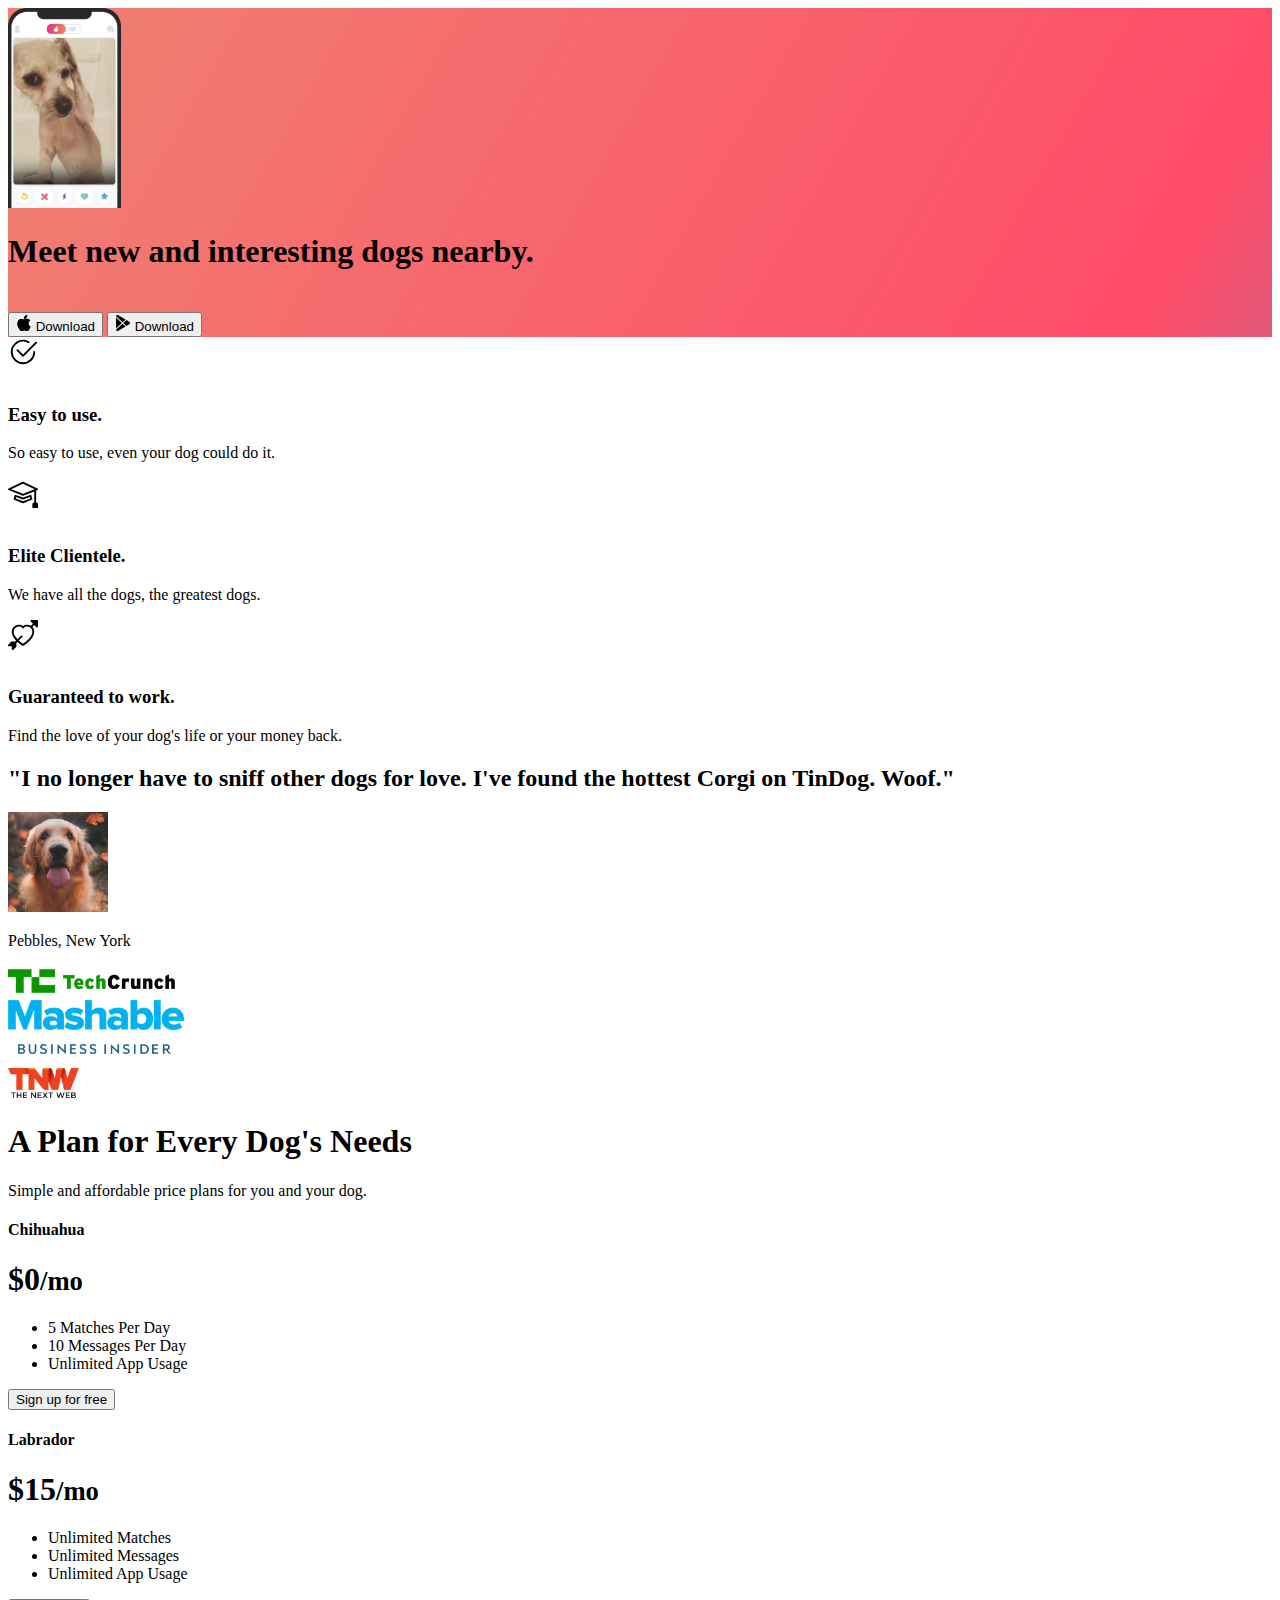
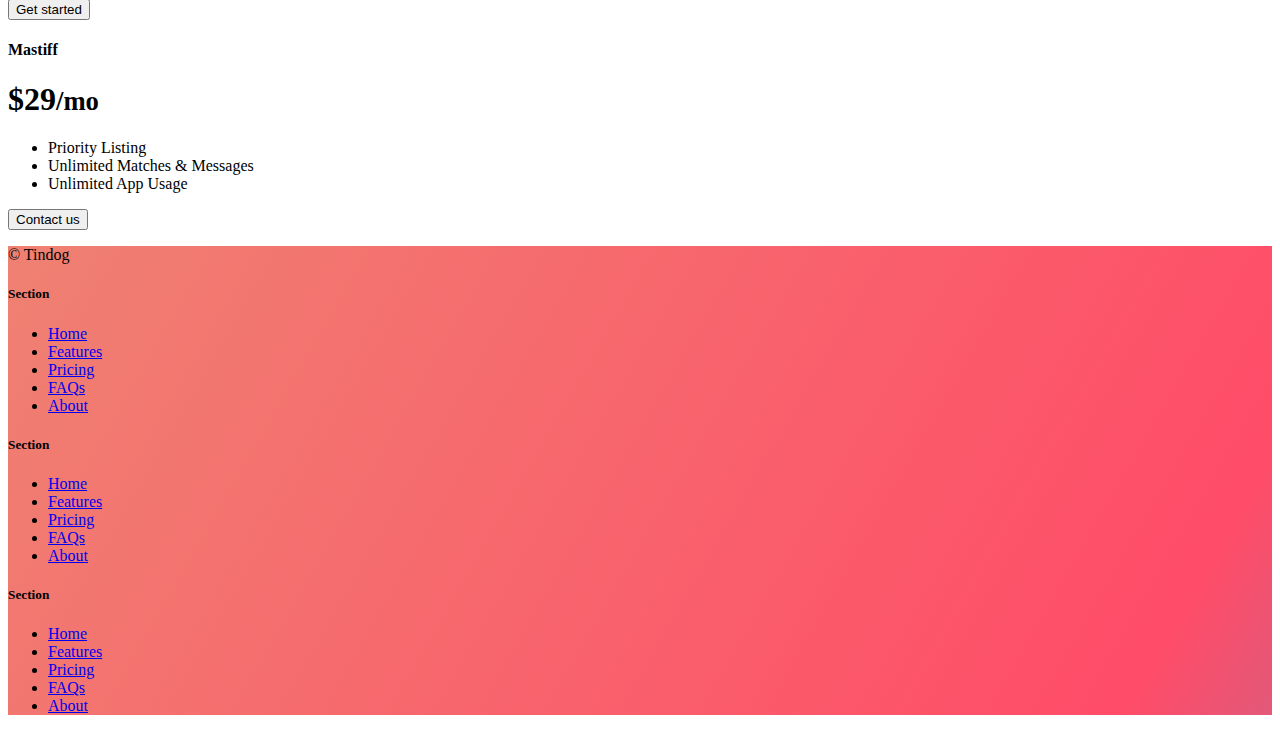
<file: index.html>
<!DOCTYPE html>
<html lang="en">

<head>
  <meta charset="UTF-8">
  <meta name="viewport" content="width=device-width, initial-scale=1.0">
  <title>TinDog</title>
  <link href="https://cdn.jsdelivr.net/npm/bootstrap@5.3.8/dist/css/bootstrap.min.css" rel="stylesheet" integrity="sha384-sRIl4kxILFvY47J16cr9ZwB07vP4J8+LH7qKQnuqkuIAvNWLzeN8tE5YBujZqJLB" crossorigin="anonymous">
  <link rel="stylesheet" href="./css/style.css">
</head>

<body>

  <!-- Title -->
  <section id="title" class = "gradient-background">
<div class="container ">
  <div class="row flex-lg-row-reverse align-items-center g-5 pt-5 ">
    <div class="col-10 col-sm-8 col-lg-6"> <img src="./images/iphone.png" class="d-block mx-lg-auto img-fluid"
        alt="Bootstrap Themes" height="200" loading="lazy"> </div>
    <div class="col-lg-6">
      <h1 class="display-5 fw-bold text-body-emphasis lh-1 mb-3">Meet new and interesting dogs nearby.</h1>
      <svg xmlns="http://www.w3.org/2000/svg" width="16" height="16" fill="currentColor"
                class="bi bi-apple mb-1" viewBox="0 0 16 16">
                
      <div class="d-grid gap-2 d-md-flex justify-content-md-start"> <button type="button"
        
          class="btn btn-light btn-lg px-4 me-md-2" fdprocessedid="fuwj2r"><svg xmlns="http://www.w3.org/2000/svg" width="16" height="16" fill="currentColor"
                class="bi bi-apple mb-1" viewBox="0 0 16 16">
                <path
                  d="M11.182.008C11.148-.03 9.923.023 8.857 1.18c-1.066 1.156-.902 2.482-.878 2.516.024.034 1.52.087 2.475-1.258.955-1.345.762-2.391.728-2.43Zm3.314 11.733c-.048-.096-2.325-1.234-2.113-3.422.212-2.189 1.675-2.789 1.698-2.854.023-.065-.597-.79-1.254-1.157a3.692 3.692 0 0 0-1.563-.434c-.108-.003-.483-.095-1.254.116-.508.139-1.653.589-1.968.607-.316.018-1.256-.522-2.267-.665-.647-.125-1.333.131-1.824.328-.49.196-1.422.754-2.074 2.237-.652 1.482-.311 3.83-.067 4.56.244.729.625 1.924 1.273 2.796.576.984 1.34 1.667 1.659 1.899.319.232 1.219.386 1.843.067.502-.308 1.408-.485 1.766-.472.357.013 1.061.154 1.782.539.571.197 1.111.115 1.652-.105.541-.221 1.324-1.059 2.238-2.758.347-.79.505-1.217.473-1.282Z" />
<path
                  d="M11.182.008C11.148-.03 9.923.023 8.857 1.18c-1.066 1.156-.902 2.482-.878 2.516.024.034 1.52.087 2.475-1.258.955-1.345.762-2.391.728-2.43Zm3.314 11.733c-.048-.096-2.325-1.234-2.113-3.422.212-2.189 1.675-2.789 1.698-2.854.023-.065-.597-.79-1.254-1.157a3.692 3.692 0 0 0-1.563-.434c-.108-.003-.483-.095-1.254.116-.508.139-1.653.589-1.968.607-.316.018-1.256-.522-2.267-.665-.647-.125-1.333.131-1.824.328-.49.196-1.422.754-2.074 2.237-.652 1.482-.311 3.83-.067 4.56.244.729.625 1.924 1.273 2.796.576.984 1.34 1.667 1.659 1.899.319.232 1.219.386 1.843.067.502-.308 1.408-.485 1.766-.472.357.013 1.061.154 1.782.539.571.197 1.111.115 1.652-.105.541-.221 1.324-1.059 2.238-2.758.347-.79.505-1.217.473-1.282Z" />
</svg> Download </button> <button type="button"
          class="btn btn-outline-light btn-lg px-4" fdprocessedid="t5op"><svg xmlns="http://www.w3.org/2000/svg" width="16" height="16" fill="currentColor"
                class="bi bi-google-play m b-1" viewBox="0 0 16 16">
<path
                  d="M14.222 9.374c1.037-.61 1.037-2.137 0-2.748L11.528 5.04 8.32 8l3.207 2.96 2.694-1.586Zm-3.595 2.116L7.583 8.68 1.03 14.73c.201 1.029 1.36 1.61 2.303 1.055l7.294-4.295ZM1 13.396V2.603L6.846 8 1 13.396ZM1.03 1.27l6.553 6.05 3.044-2.81L3.333.215C2.39-.341 1.231.24 1.03 1.27Z" />
</svg> Download</button> </div>
    </div>
  </div>
</div>

  </section>
  <!-- Features -->
  <section id="features" class = "container px-4 py-5">
    <div class="container " id="hanging-icons">
      
      <div class="row g-4 py-5 row-cols-1 row-cols-lg-3">
        
        <div class="col d-flex align-items-start">
          
          <div
          
            class="icon-square text-body-emphasis bg-body-secondary d-inline-flex align-items-center justify-content-center fs-4 flex-shrink-0 me-3">
            <svg xmlns= "http://www.w3.org/2000/svg" height="30" fill="currentColor" class="bi bi-check2-circle"
              viewBox="0 0 16 16">
<path
                d="M2.5 8a5.5 5.5 0 0 1 8.25-4.764.5.5 0 0 0 .5-.866A6.5 6.5 0 1 0 14.5 8a.5.5 0 0 0-1 0 5.5 5.5 0 1 1-11 0z" />
<path
                d="M15.354 3.354a.5.5 0 0 0-.708-.708L8 9.293 5.354 6.646a.5.5 0 1 0-.708.708l3 3a.5.5 0 0 0 .708 0l7-7z" />
</svg>
            
          </div>
          <div>
            
            <h3 class="fs-2 text-body-emphasis">Easy to use.</h3>
            <p>So easy to use, even your dog could do it.</p>
          </div>
        </div>
        <div class="col d-flex align-items-start">
          <div
            class="icon-square text-body-emphasis bg-body-secondary d-inline-flex align-items-center justify-content-center fs-4 flex-shrink-0 me-3">
            <svg xmlns="http://www.w3.org/2000/svg" height="30" fill="currentColor" class="bi bi-mortarboard" viewBox="0 0 16 16">
<path d="M8.211 2.047a.5.5 0 0 0-.422 0l-7.5 3.5a.5.5 0 0 0 .025.917l7.5 3a.5.5 0 0 0 .372 0L14 7.14V13a1 1 0 0 0-1 1v2h3v-2a1 1 0 0 0-1-1V6.739l.686-.275a.5.5 0 0 0 .025-.917l-7.5-3.5ZM8 8.46 1.758 5.965 8 3.052l6.242 2.913L8 8.46Z"/>
<path d="M4.176 9.032a.5.5 0 0 0-.656.327l-.5 1.7a.5.5 0 0 0 .294.605l4.5 1.8a.5.5 0 0 0 .372 0l4.5-1.8a.5.5 0 0 0 .294-.605l-.5-1.7a.5.5 0 0 0-.656-.327L8 10.466 4.176 9.032Zm-.068 1.873.22-.748 3.496 1.311a.5.5 0 0 0 .352 0l3.496-1.311.22.748L8 12.46l-3.892-1.556Z"/>
</svg>
            
             </div>
          <div>
            <h3 class="fs-2 text-body-emphasis">Elite Clientele.</h3>
            <p>We have all the dogs, the greatest dogs.</p> 
          </div>
        </div>
        <div class="col d-flex align-items-start">
          <div
            class="icon-square text-body-emphasis bg-body-secondary d-inline-flex align-items-center justify-content-center fs-4 flex-shrink-0 me-3">
            <svg xmlns="http://www.w3.org/2000/svg" height="30" fill="currentColor" class="bi bi-arrow-through-heart"
              viewBox="0 0 16 16">
<path fill-rule="evenodd"
                d="M2.854 15.854A.5.5 0 0 1 2 15.5V14H.5a.5.5 0 0 1-.354-.854l1.5-1.5A.5.5 0 0 1 2 11.5h1.793l.53-.53c-.771-.802-1.328-1.58-1.704-2.32-.798-1.575-.775-2.996-.213-4.092C3.426 2.565 6.18 1.809 8 3.233c1.25-.98 2.944-.928 4.212-.152L13.292 2 12.147.854A.5.5 0 0 1 12.5 0h3a.5.5 0 0 1 .5.5v3a.5.5 0 0 1-.854.354L14 2.707l-1.006 1.006c.236.248.44.531.6.845.562 1.096.585 2.517-.213 4.092-.793 1.563-2.395 3.288-5.105 5.08L8 13.912l-.276-.182a21.86 21.86 0 0 1-2.685-2.062l-.539.54V14a.5.5 0 0 1-.146.354l-1.5 1.5Zm2.893-4.894A20.419 20.419 0 0 0 8 12.71c2.456-1.666 3.827-3.207 4.489-4.512.679-1.34.607-2.42.215-3.185-.817-1.595-3.087-2.054-4.346-.761L8 4.62l-.358-.368c-1.259-1.293-3.53-.834-4.346.761-.392.766-.464 1.845.215 3.185.323.636.815 1.33 1.519 2.065l1.866-1.867a.5.5 0 1 1 .708.708L5.747 10.96Z" />
</svg>
             </div>
          <div>
            <h3 class="fs-2 text-body-emphasis">Guaranteed to work.</h3>
            <p>Find the love of your dog's life or your money back.</p>
            </a>
          </div>
        </div>
      </div>
    </div>

  </section>
  <!-- Testimonial -->
  <section id="testimonial" class="bg-body-tertiary text-center">
  <div class="container py-5">
    <h2 class="text-body-emphasis">"I no longer have to sniff other dogs for love. I've found the hottest Corgi on TinDog. Woof."</h2>
    <img src=" ./images/dog-img.jpg" class="rounded-circle mt-4" alt="dog testimonial" width="100" height="100">
    <p class="text-body-secondary mt-2">Pebbles, New York</p> 

    <div class="row row-cols-lg-4 row-cols-md-2 row-cols-1 justify-content-center align-items-center g-4 mt-5">
      <div class="col">
        <img src="./images/techcrunch.png" alt="TechCrunch Logo" class="img-fluid" style="max-height: 30px;">
      </div>
      <div class="col">
        <img src="./images/mashable.png" alt="Mashable Logo" class="img-fluid" style="max-height: 30px;">
      </div>
      <div class="col">
        <img src="./images/bizinsider.png" alt="Business Insider Logo" class="img-fluid" style="max-height: 30px;">
      </div>
      <div class="col">
        <img src="./images/tnw.png" alt="TNW Logo" class="img-fluid" style="max-height: 30px;">
      </div>
    </div>
  </div>
</section>
  <!-- Pricing -->
  <section id="pricing" class = "container px-4 py-5">

    <div class="pricing-header p-3 pb-md-4 mx-auto text-center">
      <h1 class="display-4 fw-normal text-body-emphasis">A Plan for Every Dog's Needs</h1>
      <p class="fs-5 text-body-secondary">Simple and affordable price plans for you and your dog.</p>
    </div>
  </div>
  
    <div class="row row-cols-1 row-cols-md-3 mb-3 text-center" class = "container">
      <div class="col">
        <div class="card mb-4 rounded-3 shadow-sm">
          <div class="card-header py-3">
            <h4 class="my-0 fw-normal">Chihuahua</h4>
          </div>
          <div class="card-body">
            <h1 class="card-title pricing-card-title">$0<small class="text-body-secondary fw-light">/mo</small></h1>
            <ul class="list-unstyled mt-3 mb-4">
              <li>5 Matches Per Day</li>
              <li>10 Messages Per Day</li>
              <li>Unlimited App Usage</li>
            </ul> <button type="button" class="w-100 btn btn-lg btn-outline-dark">Sign up for free</button>
          </div>
        </div>
      </div>
      <div class="col">
        <div class="card mb-4 rounded-3 shadow-sm">
          <div class="card-header py-3">
            <h4 class="my-0 fw-normal">Labrador</h4>
          </div>
          <div class="card-body">
            <h1 class="card-title pricing-card-title">$15<small class="text-body-secondary fw-light">/mo</small></h1>
            <ul class="list-unstyled mt-3 mb-4">
              <li>Unlimited Matches</li>
              <li>Unlimited Messages</li>
              <li>Unlimited App Usage</li>
            </ul> <button type="button" class="w-100 btn btn-lg btn-dark">Get started</button>
          </div>
        </div>
      </div>
      <div class="col">
        <div class="card mb-4 rounded-3 shadow-sm border-dark">
          <div class="card-header py-3 text-bg-dark border-dark">
            <h4 class="my-0 fw-normal">Mastiff</h4>
          </div>
          <div class="card-body">
            <h1 class="card-title pricing-card-title">$29<small class="text-body-secondary fw-light">/mo</small></h1>
            <ul class="list-unstyled mt-3 mb-4">
              <li>Priority Listing</li>
              <li>Unlimited Matches & Messages</li>
              <li>Unlimited App Usage</li>
            </ul> <button type="button" class="w-100 btn btn-lg btn-dark">Contact us</button>
          </div>
        </div>
      </div>
    </div>
  </div>

  </section>
  <!-- Footer -->
  <section id="footer"  class = "gradient-background">
     <div class="container">
      <footer class="row row-cols-1 row-cols-sm-2 row-cols-md-5 py-5 ">
        <div class="col mb-3"> 
          <p class="text-body-secondary">© Tindog</p>
        </div>
        <div class="col mb-3"></div>
        <div class="col mb-3">
          <h5>Section</h5>
          <ul class="nav flex-column">
            <li class="nav-item mb-2"><a href="#" class="nav-link p-0 text-body-secondary">Home</a></li>
            <li class="nav-item mb-2"><a href="#" class="nav-link p-0 text-body-secondary">Features</a></li>
            <li class="nav-item mb-2"><a href="#" class="nav-link p-0 text-body-secondary">Pricing</a></li>
            <li class="nav-item mb-2"><a href="#" class="nav-link p-0 text-body-secondary">FAQs</a></li>
            <li class="nav-item mb-2"><a href="#" class="nav-link p-0 text-body-secondary">About</a></li>
          </ul>
        </div>
        <div class="col mb-3">
          <h5>Section</h5>
          <ul class="nav flex-column">
            <li class="nav-item mb-2"><a href="#" class="nav-link p-0 text-body-secondary">Home</a></li>
            <li class="nav-item mb-2"><a href="#" class="nav-link p-0 text-body-secondary">Features</a></li>
            <li class="nav-item mb-2"><a href="#" class="nav-link p-0 text-body-secondary">Pricing</a></li>
            <li class="nav-item mb-2"><a href="#" class="nav-link p-0 text-body-secondary">FAQs</a></li>
            <li class="nav-item mb-2"><a href="#" class="nav-link p-0 text-body-secondary">About</a></li>
          </ul>
        </div>
        <div class="col mb-3">
          <h5>Section</h5>
          <ul class="nav flex-column">
            <li class="nav-item mb-2"><a href="#" class="nav-link p-0 text-body-secondary">Home</a></li>
            <li class="nav-item mb-2"><a href="#" class="nav-link p-0 text-body-secondary">Features</a></li>
            <li class="nav-item mb-2"><a href="#" class="nav-link p-0 text-body-secondary">Pricing</a></li>
            <li class="nav-item mb-2"><a href="#" class="nav-link p-0 text-body-secondary">FAQs</a></li>
            <li class="nav-item mb-2"><a href="#" class="nav-link p-0 text-body-secondary">About</a></li>
          </ul>
        </div>
      </footer> </div>
  </section>

  <script src="https://cdn.jsdelivr.net/npm/bootstrap@5.3.8/dist/js/bootstrap.bundle.min.js" integrity="sha384-QF0s0X6pG6V8q6gk5Yd3O3h1NQ1F7jz5l5c5Z5l5Z5l5Z5l5Z5l5Z5l5Z5l5Z5l5Z5l5Z5l5Z5l5Z5l5Z5l5Z5l5Z5l5Z" crossorigin="anonymous"></script>   
</body>

</html>
</file>
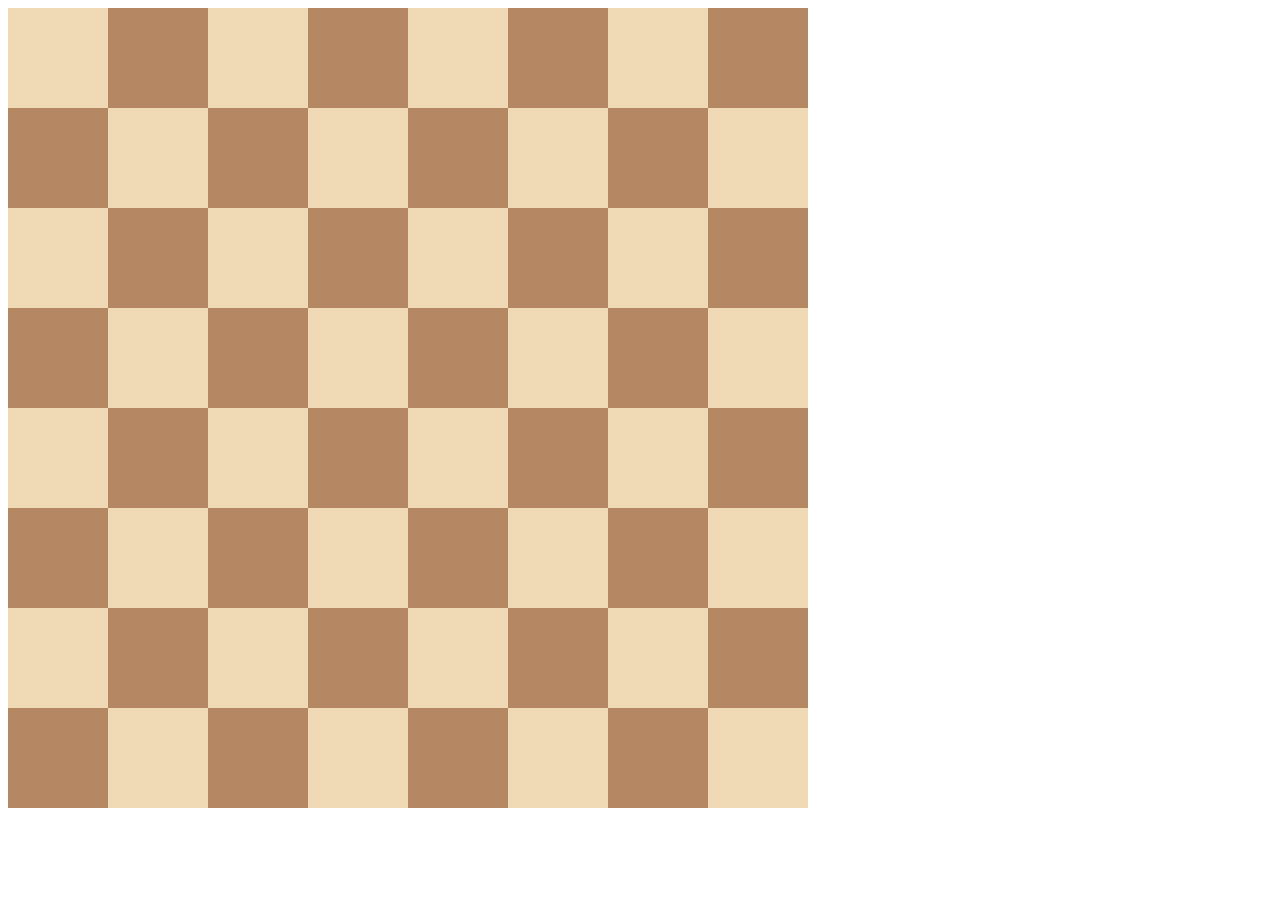
<file: 10.0 Display Grid/index.html>
<!DOCTYPE html>
<html>

<head>
  <title>Chessboard</title>
  <style>
    /* Write your code here */
    /* Each square should be 100px by 100px */
    /* My colours for white: #f0d9b5, black: #b58863 */
    .container{
      display: grid;
      grid-template-columns: 1fr 1fr 1fr 1fr 1fr 1fr 1fr 1fr;
      grid-template-rows: 1fr 1fr 1fr 1fr 1fr 1fr 1fr 1fr;
      width: 800px;
      
    }

    .white{
      width: 100px;
      height: 100px;
      background-color: #f0d9b5;
    }

    .black{
      width: 100px;
      height: 100px;
      background-color: #b58863;
      ;
    }

  </style>
</head>

<body>
  <div class="container">
    <div class="white"></div>
    <div class="black"></div>
    <div class="white"></div>
    <div class="black"></div>
    <div class="white"></div>
    <div class="black"></div>
    <div class="white"></div>
    <div class="black"></div>
    <div class="black"></div>
    <div class="white"></div>
    <div class="black"></div>
    <div class="white"></div>
    <div class="black"></div>
    <div class="white"></div>
    <div class="black"></div>
    <div class="white"></div>
    <div class="white"></div>
    <div class="black"></div>
    <div class="white"></div>
    <div class="black"></div>
    <div class="white"></div>
    <div class="black"></div>
    <div class="white"></div>
    <div class="black"></div>
    <div class="black"></div>
    <div class="white"></div>
    <div class="black"></div>
    <div class="white"></div>
    <div class="black"></div>
    <div class="white"></div>
    <div class="black"></div>
    <div class="white"></div>
    <div class="white"></div>
    <div class="black"></div>
    <div class="white"></div>
    <div class="black"></div>
    <div class="white"></div>
    <div class="black"></div>
    <div class="white"></div>
    <div class="black"></div>
    <div class="black"></div>
    <div class="white"></div>
    <div class="black"></div>
    <div class="white"></div>
    <div class="black"></div>
    <div class="white"></div>
    <div class="black"></div>
    <div class="white"></div>
    <div class="white"></div>
    <div class="black"></div>
    <div class="white"></div>
    <div class="black"></div>
    <div class="white"></div>
    <div class="black"></div>
    <div class="white"></div>
    <div class="black"></div>
    <div class="black"></div>
    <div class="white"></div>
    <div class="black"></div>
    <div class="white"></div>
    <div class="black"></div>
    <div class="white"></div>
    <div class="black"></div>
    <div class="white"></div>
  </div>
</body>

</html>
</file>
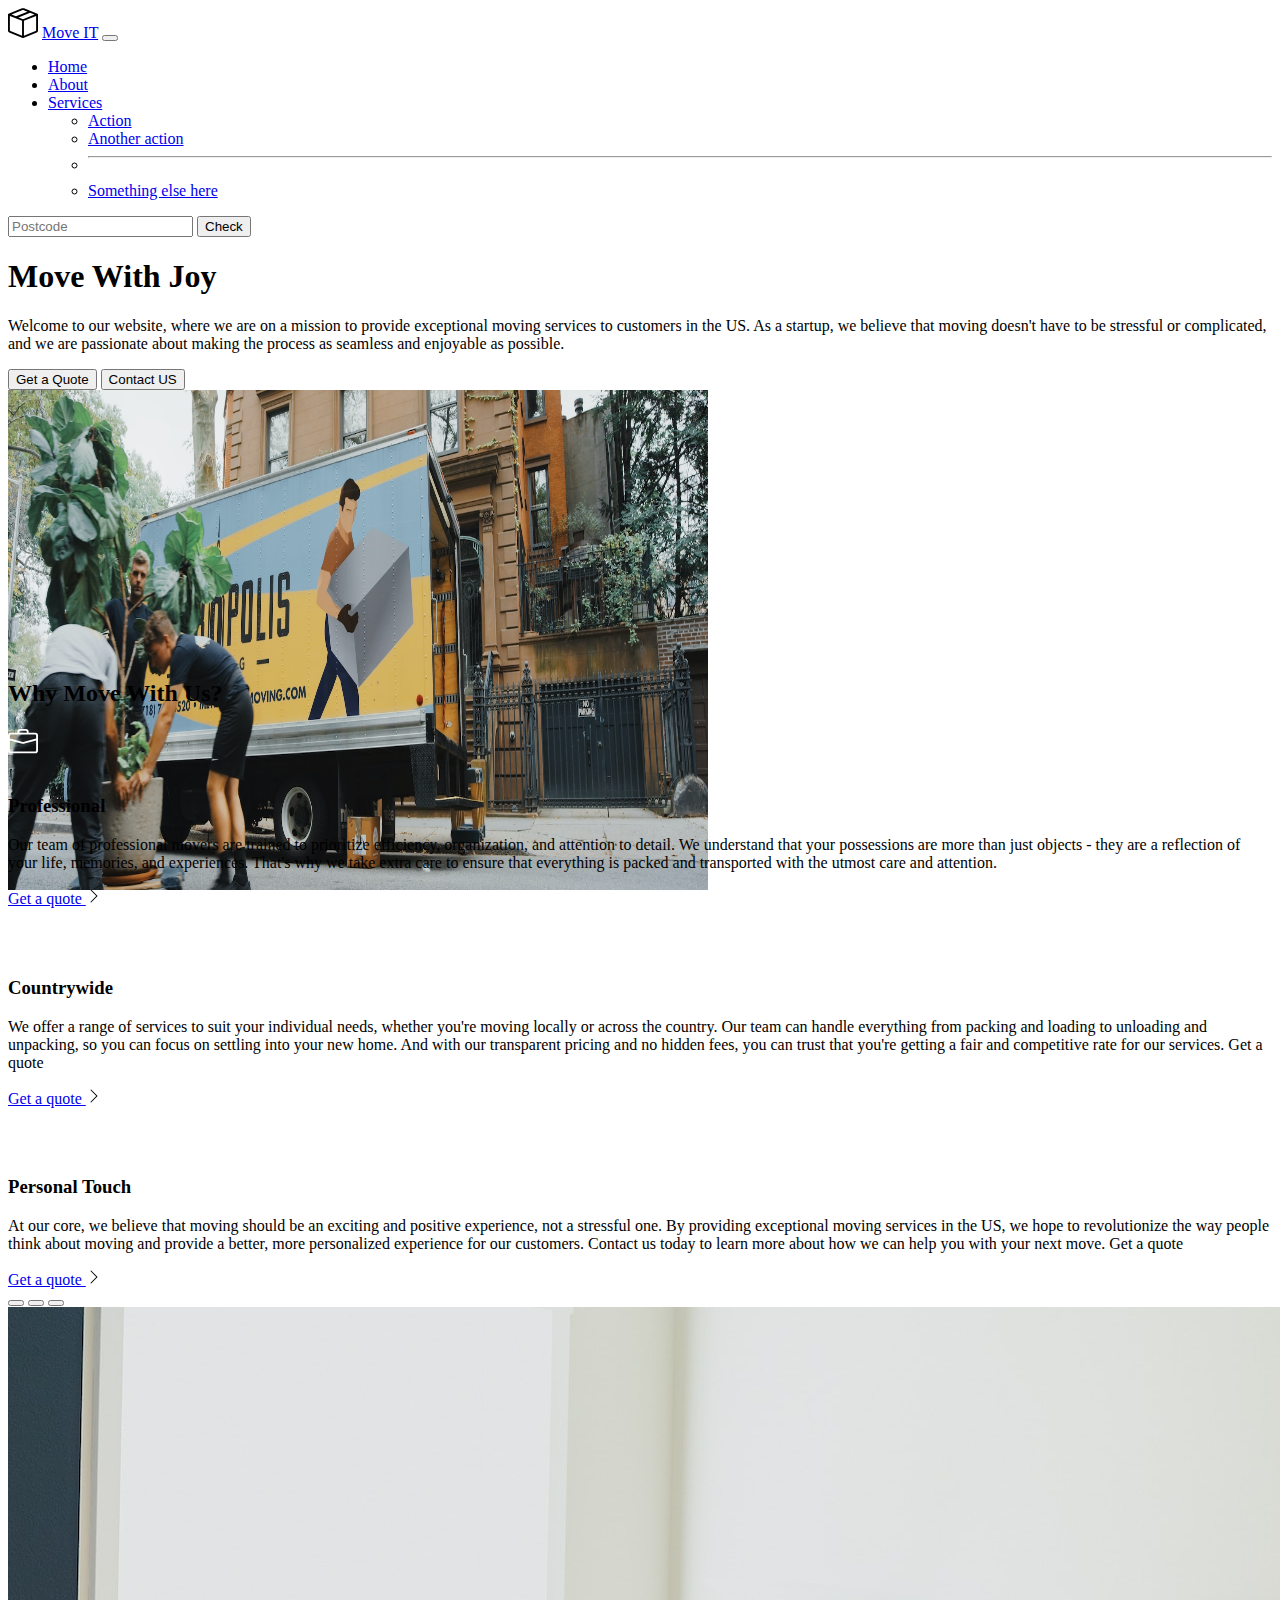
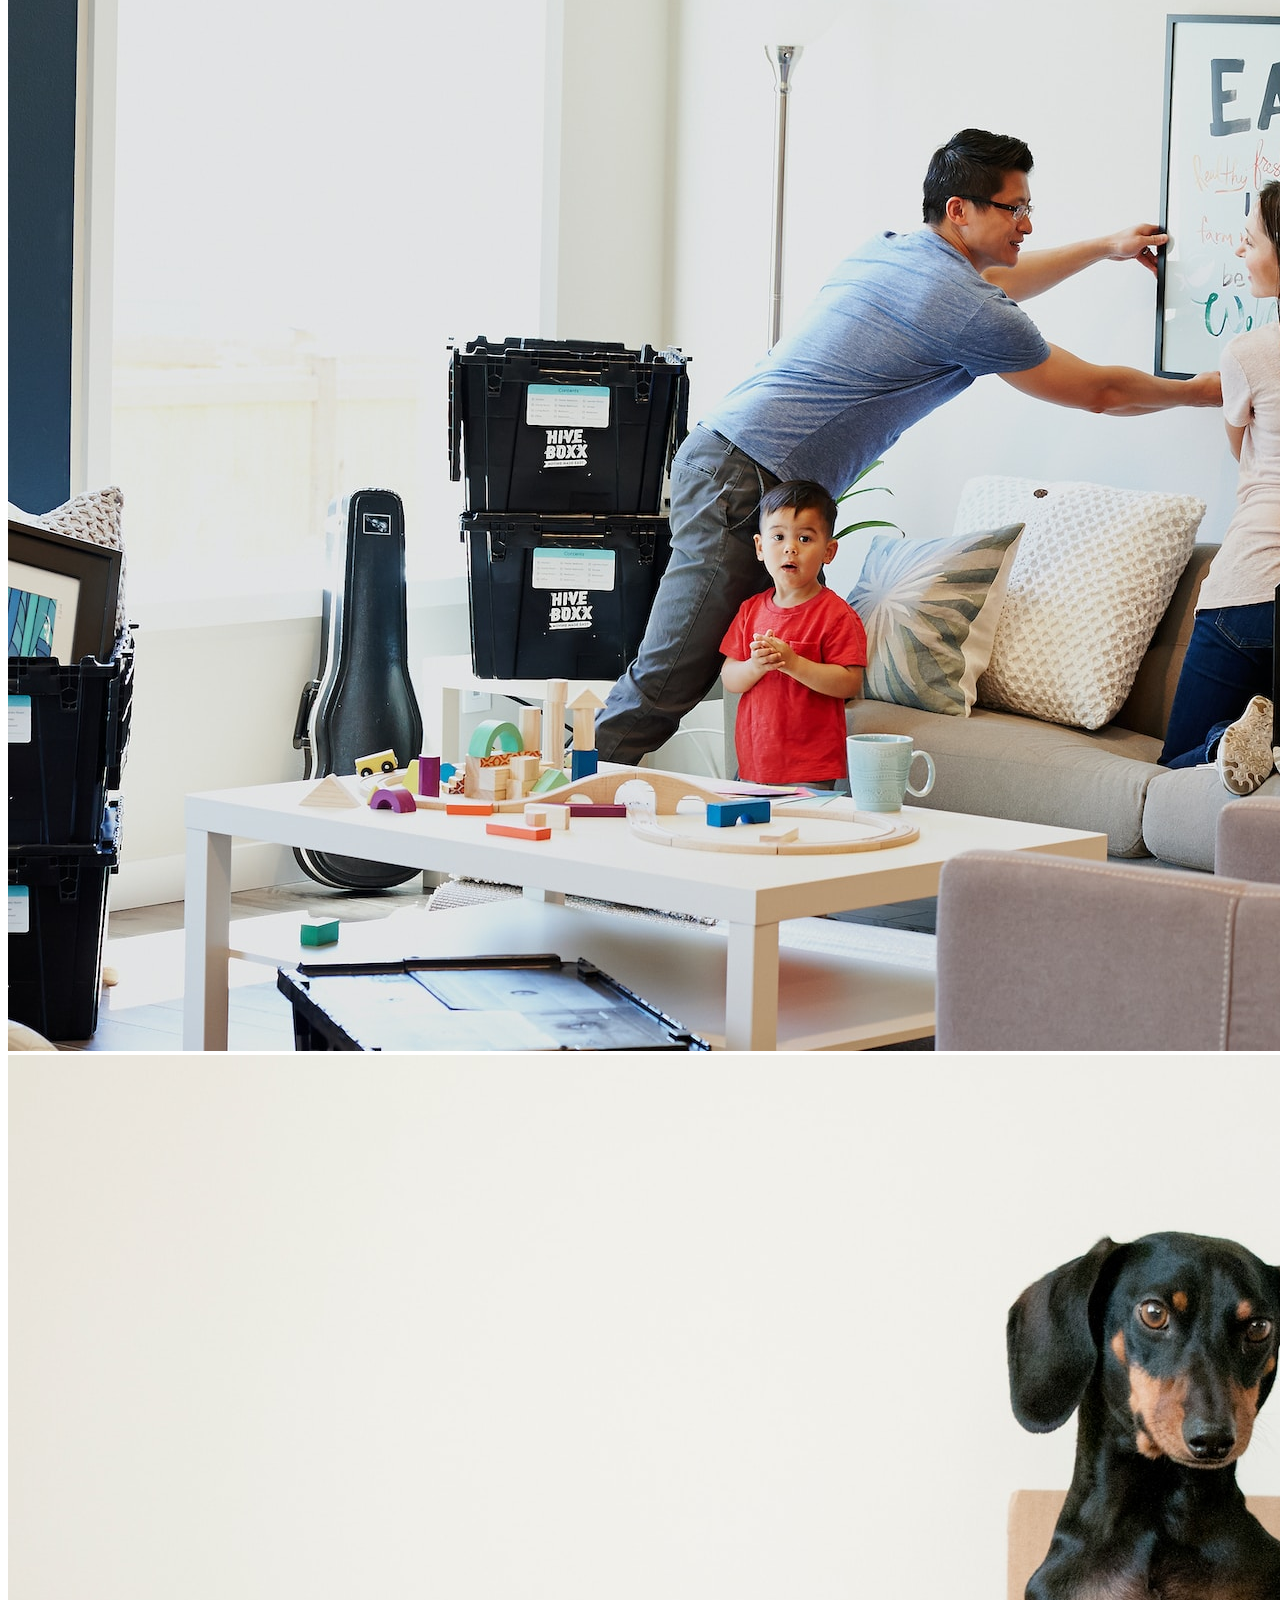
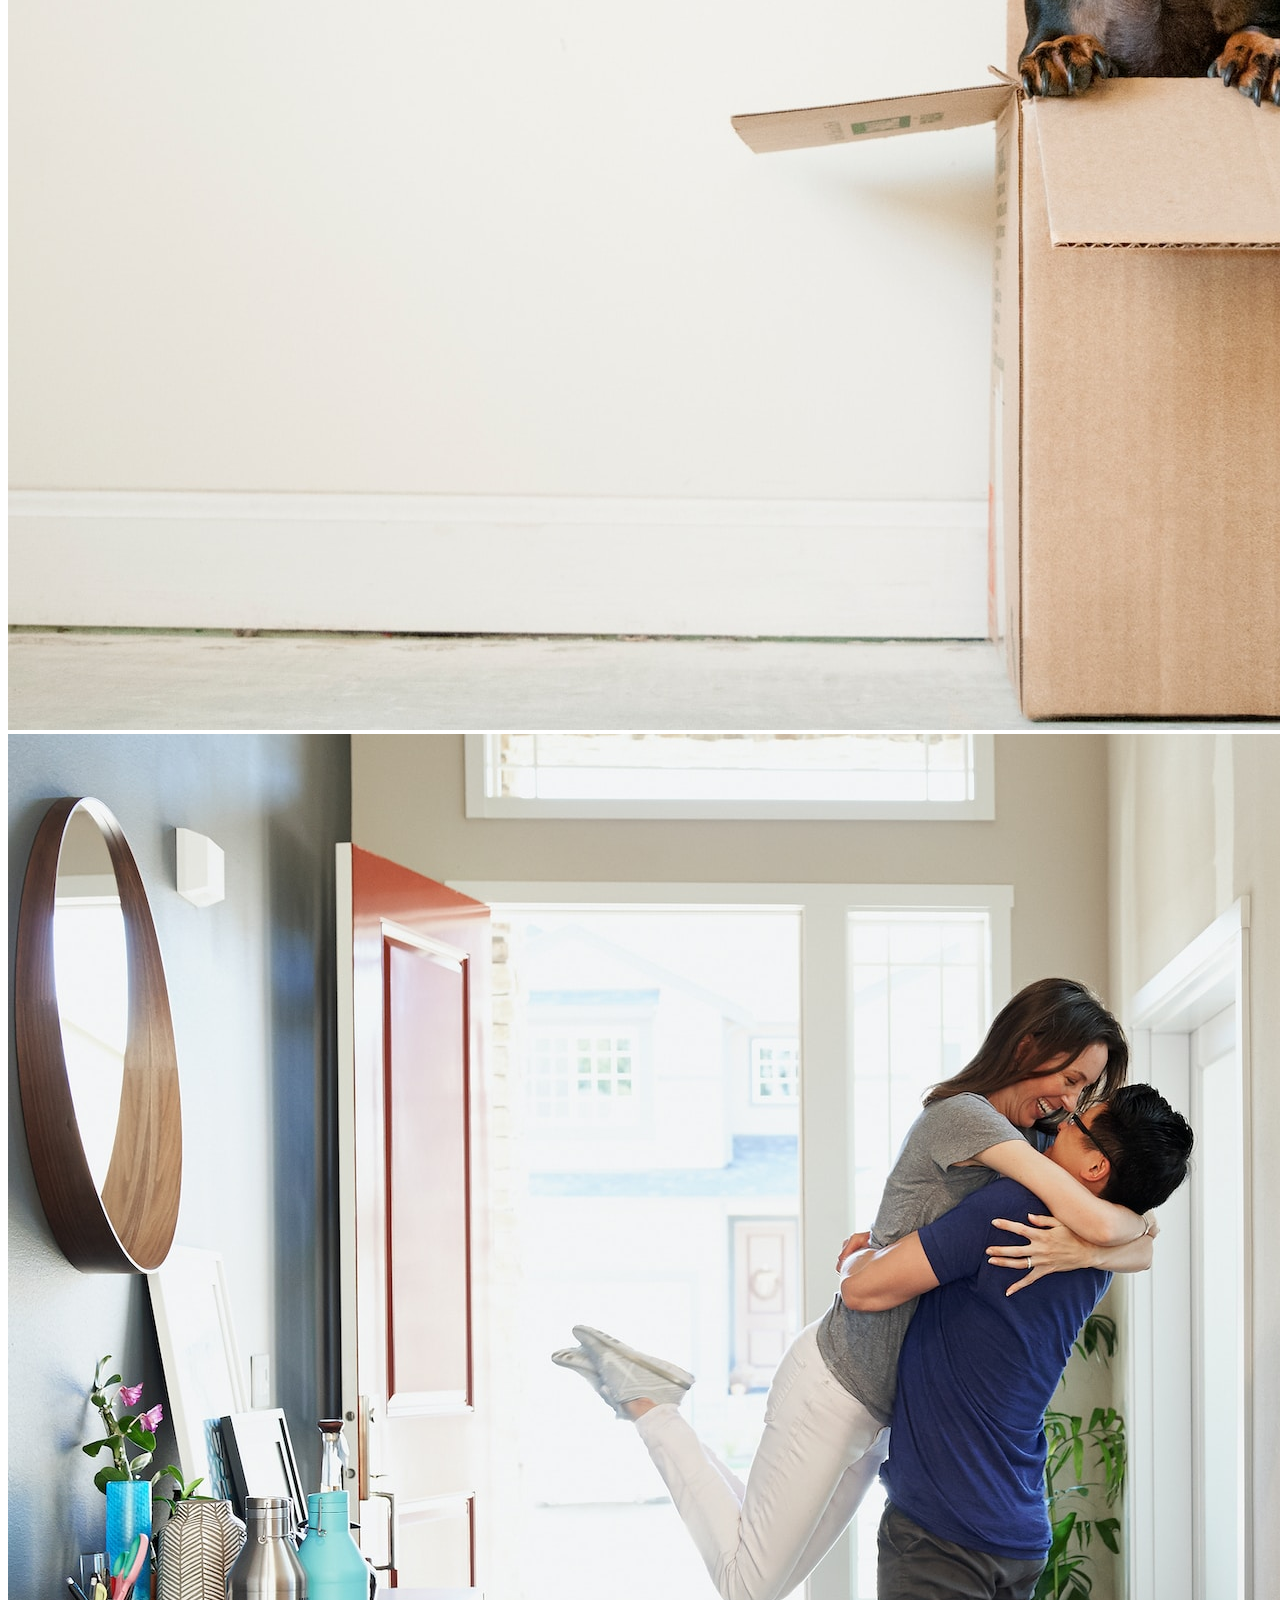
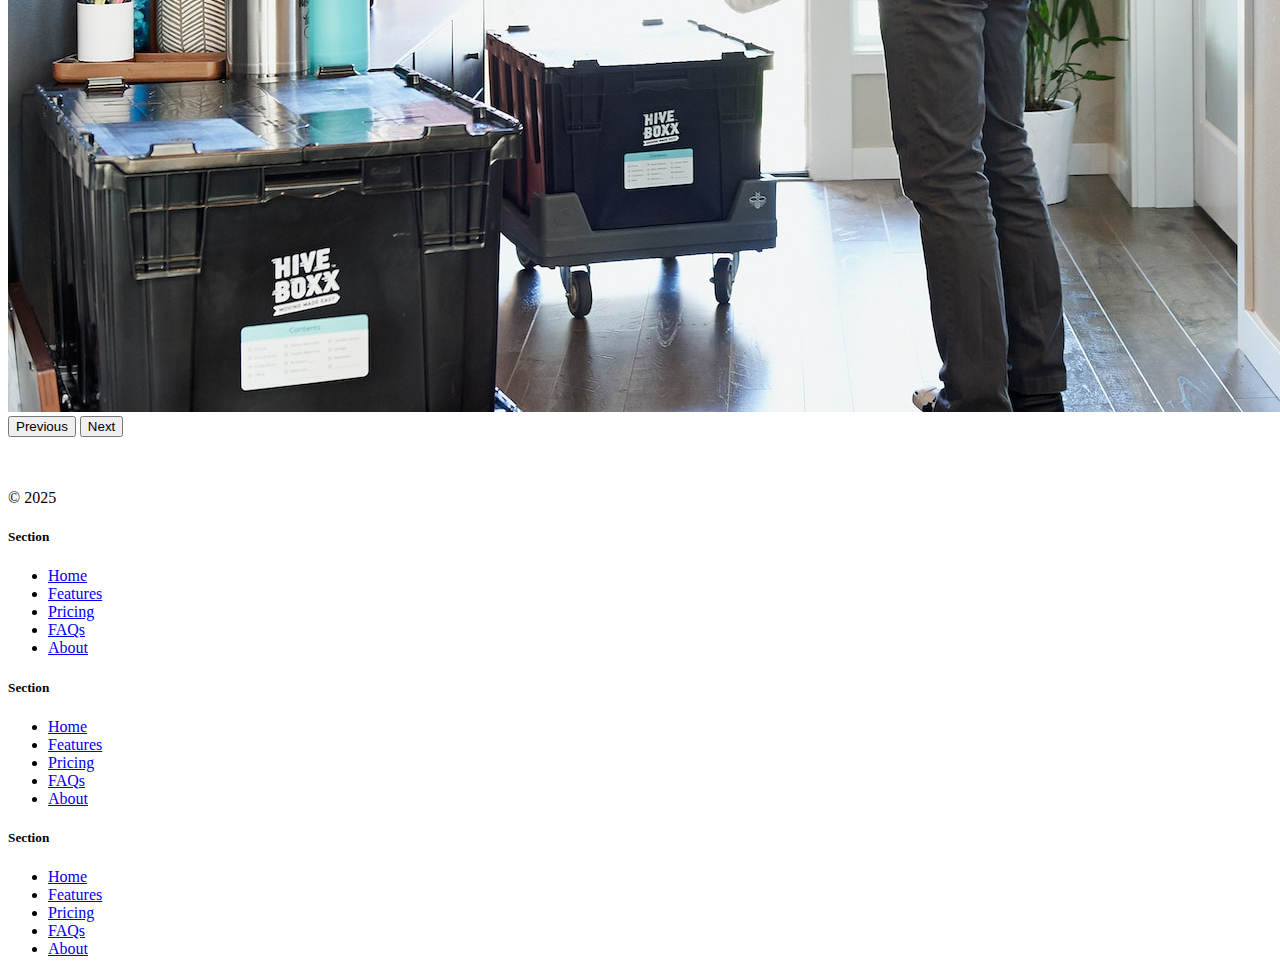
<file: 11.2 Bootstrap Components/index.html>
<!DOCTYPE html>
<html lang="en">

<head>
  <meta charset="UTF-8">
  <meta name="viewport" content="width=device-width, initial-scale=1.0">
  <title>Bootstrap Components</title>
  <link href="https://cdn.jsdelivr.net/npm/bootstrap@5.3.0-alpha2/dist/css/bootstrap.min.css" rel="stylesheet"
    integrity="sha384-aFq/bzH65dt+w6FI2ooMVUpc+21e0SRygnTpmBvdBgSdnuTN7QbdgL+OapgHtvPp" crossorigin="anonymous">
  <link rel="stylesheet" href="style.css">
    
  <style>
            
  </style>
</head>

<body>

    <nav class="navbar navbar-expand-lg bg-body-tertiary">
  <div class="container-fluid">
    <svg xmlns="http://www.w3.org/2000/svg" height="30" fill="currentColor" class="bi bi-box-seam"
      viewBox="0 0 16 16">
      <path
        d="M8.186 1.113a.5.5 0 0 0-.372 0L1.846 3.5l2.404.961L10.404 2zm3.564 1.426L5.596 5 8 5.961 14.154 3.5zm3.25 1.7-6.5 2.6v7.922l6.5-2.6V4.24zM7.5 14.762V6.838L1 4.239v7.923zM7.443.184a1.5 1.5 0 0 1 1.114 0l7.129 2.852A.5.5 0 0 1 16 3.5v8.662a1 1 0 0 1-.629.928l-7.185 2.874a.5.5 0 0 1-.372 0L.63 13.09a1 1 0 0 1-.63-.928V3.5a.5.5 0 0 1 .314-.464z" />
    </svg>
    <a class="navbar-brand" href="#"> Move IT</a>
    <button class="navbar-toggler" type="button" data-bs-toggle="collapse" data-bs-target="#navbarSupportedContent" aria-controls="navbarSupportedContent" aria-expanded="false" aria-label="Toggle navigation">
      <span class="navbar-toggler-icon"></span>
    </button>
    <div class="collapse navbar-collapse" id="navbarSupportedContent">
      <ul class="navbar-nav me-auto mb-2 mb-lg-0">
        <li class="nav-item">
          <a class="nav-link active" aria-current="page" href="#">Home</a>
        </li>
        <li class="nav-item">
          <a class="nav-link" href="#">About</a>
        </li>
        <li class="nav-item dropdown">
          <a class="nav-link dropdown-toggle" href="#" role="button" data-bs-toggle="dropdown" aria-expanded="false">
            Services
          </a>
          <ul class="dropdown-menu">
            <li><a class="dropdown-item" href="#">Action</a></li>
            <li><a class="dropdown-item" href="#">Another action</a></li>
            <li><hr class="dropdown-divider"></li>
            <li><a class="dropdown-item" href="#">Something else here</a></li>
          </ul>
        </li>
        
      </ul>
      <form class="d-flex" role="search">
        <input class="form-control me-2" type="search" placeholder="Postcode" aria-label="Search"/>
        <button class="btn btn-outline-success" type="submit">Check</button>
      </form>
    </div>
  </div>
</nav>

<div class="px-4 pt-5 my-5 text-center border-bottom">
  <h1 class="display-4 fw-bold text-body-emphasis">Move With Joy</h1>
  <div class="col-lg-6 mx-auto">
    <p class="lead mb-4">Welcome to our website, where we are on a mission to provide exceptional moving services to customers in the US. As a startup, we believe that moving doesn't have to be stressful or complicated, and we are passionate about making the process as seamless and enjoyable as possible.</p>
    <div class="d-grid gap-2 d-sm-flex justify-content-sm-center mb-5"> <button type="button"
        class="btn btn-primary btn-lg px-4 me-sm-3" fdprocessedid="b9h7ab">Get a Quote</button> <button type="button"
        class="btn btn-outline-secondary btn-lg px-4" fdprocessedid="6hv49d">Contact US</button> </div>
  </div>
  <div class="overflow-hidden" style="max-height: 30vh;">
    <div class="container px-5"> 
          <img src="./moving-van.jpg" class="img-fluid border rounded-3 shadow-lg mb-4"
        alt="Example image" width="700" height="500" loading="lazy"> </div>
  </div>
</div>

<!-- feature-->

<div class="container px-4 py-5" id="featured-3">
  <h2 class="pb-2 border-bottom">Why Move With Us?</h2>
  <div class="row g-4 py-5 row-cols-1 row-cols-lg-3">
    <div class="feature col">
      <div
        class="feature-icon d-inline-flex align-items-center justify-content-center text-bg-primary bg-gradient fs-2 mb-3">
        <img src = "./briefcase.svg"  alt="briefcase" height="30"/>
      </div>
      <h3 class="fs-2 text-body-emphasis">Professional</h3>
      <p>Our team of professional movers are trained to prioritize efficiency, organization, and attention to detail. We understand that your possessions are more than just objects - they are a reflection of your life, memories, and experiences. That's why we take extra care to ensure that everything is packed and transported with the utmost care and attention.
          </p> <a href="#" class="icon-link">Get a quote
        
        <img src="./chevron-right.svg" alt="chevron-right"> </a>
    </div>
    <div class="feature col">
      <div
        class="feature-icon d-inline-flex align-items-center justify-content-center text-bg-primary bg-gradient fs-2 mb-3">
        <img src="./bus-front.svg" alt="bus-front" height="30" /> </div>
      <h3 class="fs-2 text-body-emphasis">Countrywide</h3>
      <p>We offer a range of services to suit your individual needs, whether you're moving locally or across the country. Our team can handle everything from packing and loading to unloading and unpacking, so you can focus on settling into your new home. And with our transparent pricing and no hidden fees, you can trust that you're getting a fair and competitive rate for our services.
          Get a quote</p> <a href="#" class="icon-link">
        Get a quote
        <img src ="./chevron-right.svg" alt ="chevron-right"> </a>
    </div>
    <div class="feature col">
      <div
        class="feature-icon d-inline-flex align-items-center justify-content-center text-bg-primary bg-gradient fs-2 mb-3">
        <img src ="./chat-square-heart.svg" alt="chat-square-heart" height="30"></div>
      <h3 class="fs-2 text-body-emphasis">Personal Touch</h3>
      <p>At our core, we believe that moving should be an exciting and positive experience, not a stressful one. By providing exceptional moving services in the US, we hope to revolutionize the way people think about moving and provide a better, more personalized experience for our customers. Contact us today to learn more about how we can help you with your next move.
           Get a quote</p> <a href="#" class="icon-link">
        Get a quote
        <img src="./chevron-right.svg" alt="./chevron-right"> </a>
    </div>
  </div>
</div>

<!-- carosel-->
<div class="container">
  <div id="carouselExampleIndicators" class="carousel slide">
    <div class="carousel-indicators">
      <button type="button" data-bs-target="#carouselExampleIndicators" data-bs-slide-to="0" class="active"
        aria-current="true" aria-label="Slide 1"></button>
      <button type="button" data-bs-target="#carouselExampleIndicators" data-bs-slide-to="1"
        aria-label="Slide 2"></button>
      <button type="button" data-bs-target="#carouselExampleIndicators" data-bs-slide-to="2"
        aria-label="Slide 3"></button>
    </div>
    <div class="carousel-inner">
      <div class="carousel-item active">
        <img src="./family.jpg" class="d-block w-100" alt="family">
      </div>
      <div class="carousel-item">
        <img src="./dog.jpg" class="d-block w-100" alt="dog">
      </div>
      <div class="carousel-item">
        <img src="./couple.jpg" class="d-block w-100" alt="couple">
      </div>
    </div>
    <button class="carousel-control-prev" type="button" data-bs-target="#carouselExampleIndicators"
      data-bs-slide="prev">
      <span class="carousel-control-prev-icon" aria-hidden="true"></span>
      <span class="visually-hidden">Previous</span>
    </button>
    <button class="carousel-control-next" type="button" data-bs-target="#carouselExampleIndicators"
      data-bs-slide="next">
      <span class="carousel-control-next-icon" aria-hidden="true"></span>
      <span class="visually-hidden">Next</span>
    </button>
  </div>
</div>


  <!-- footer-->
   <div class="container">
    <footer class="row row-cols-1 row-cols-sm-2 row-cols-md-5 py-5 my-5 border-top">
      <div class="col mb-3">
        <a href="/" class="d-flex align-items-center mb-3 link-body-emphasis text-decoration-none">
          <svg class="bi me-2" width="40" height="32">
            <use xlink:href="#bootstrap"></use>
          </svg>
        </a>
        <p class="text-body-secondary">© 2025</p>
      </div>

      <div class="col mb-3">

      </div>

      <div class="col mb-3">
        <h5>Section</h5>
        <ul class="nav flex-column">
          <li class="nav-item mb-2"><a href="#" class="nav-link p-0 text-body-secondary">Home</a></li>
          <li class="nav-item mb-2"><a href="#" class="nav-link p-0 text-body-secondary">Features</a></li>
          <li class="nav-item mb-2"><a href="#" class="nav-link p-0 text-body-secondary">Pricing</a></li>
          <li class="nav-item mb-2"><a href="#" class="nav-link p-0 text-body-secondary">FAQs</a></li>
          <li class="nav-item mb-2"><a href="#" class="nav-link p-0 text-body-secondary">About</a></li>
        </ul>
      </div>

      <div class="col mb-3">
        <h5>Section</h5>
        <ul class="nav flex-column">
          <li class="nav-item mb-2"><a href="#" class="nav-link p-0 text-body-secondary">Home</a></li>
          <li class="nav-item mb-2"><a href="#" class="nav-link p-0 text-body-secondary">Features</a></li>
          <li class="nav-item mb-2"><a href="#" class="nav-link p-0 text-body-secondary">Pricing</a></li>
          <li class="nav-item mb-2"><a href="#" class="nav-link p-0 text-body-secondary">FAQs</a></li>
          <li class="nav-item mb-2"><a href="#" class="nav-link p-0 text-body-secondary">About</a></li>
        </ul>
      </div>

      <div class="col mb-3">
        <h5>Section</h5>
        <ul class="nav flex-column">
          <li class="nav-item mb-2"><a href="#" class="nav-link p-0 text-body-secondary">Home</a></li>
          <li class="nav-item mb-2"><a href="#" class="nav-link p-0 text-body-secondary">Features</a></li>
          <li class="nav-item mb-2"><a href="#" class="nav-link p-0 text-body-secondary">Pricing</a></li>
          <li class="nav-item mb-2"><a href="#" class="nav-link p-0 text-body-secondary">FAQs</a></li>
          <li class="nav-item mb-2"><a href="#" class="nav-link p-0 text-body-secondary">About</a></li>
        </ul>
      </div>
    </footer>
  </div>
  
  <!-- mode-->
  <!doctype html>
<html lang="en" data-bs-theme="dark">
  <head>
    <meta charset="utf-8">
    <meta name="viewport" content="width=device-width, initial-scale=1">
    <title>Bootstrap demo</title>
    <link href="https://cdn.jsdelivr.net/npm/bootstrap@5.3.8/dist/css/bootstrap.min.css" rel="stylesheet" integrity="sha384-sRIl4kxILFvY47J16cr9ZwB07vP4J8+LH7qKQnuqkuIAvNWLzeN8tE5YBujZqJLB" crossorigin="anonymous">
  </head>
  <body>
    
    <script src="https://cdn.jsdelivr.net/npm/bootstrap@5.3.8/dist/js/bootstrap.bundle.min.js" integrity="sha384-FKyoEForCGlyvwx9Hj09JcYn3nv7wiPVlz7YYwJrWVcXK/BmnVDxM+D2scQbITxI" crossorigin="anonymous"></script>
  </body>
</html>


<script src="https://cdn.jsdelivr.net/npm/bootstrap@5.3.8/dist/js/bootstrap.bundle.min.js" integrity="sha384-FKyoEForCGlyvwx9Hj09JcYn3nv7wiPVlz7YYwJrWVcXK/BmnVDxM+D2scQbITxI" crossorigin="anonymous"></script>
</body>

</html>
</file>
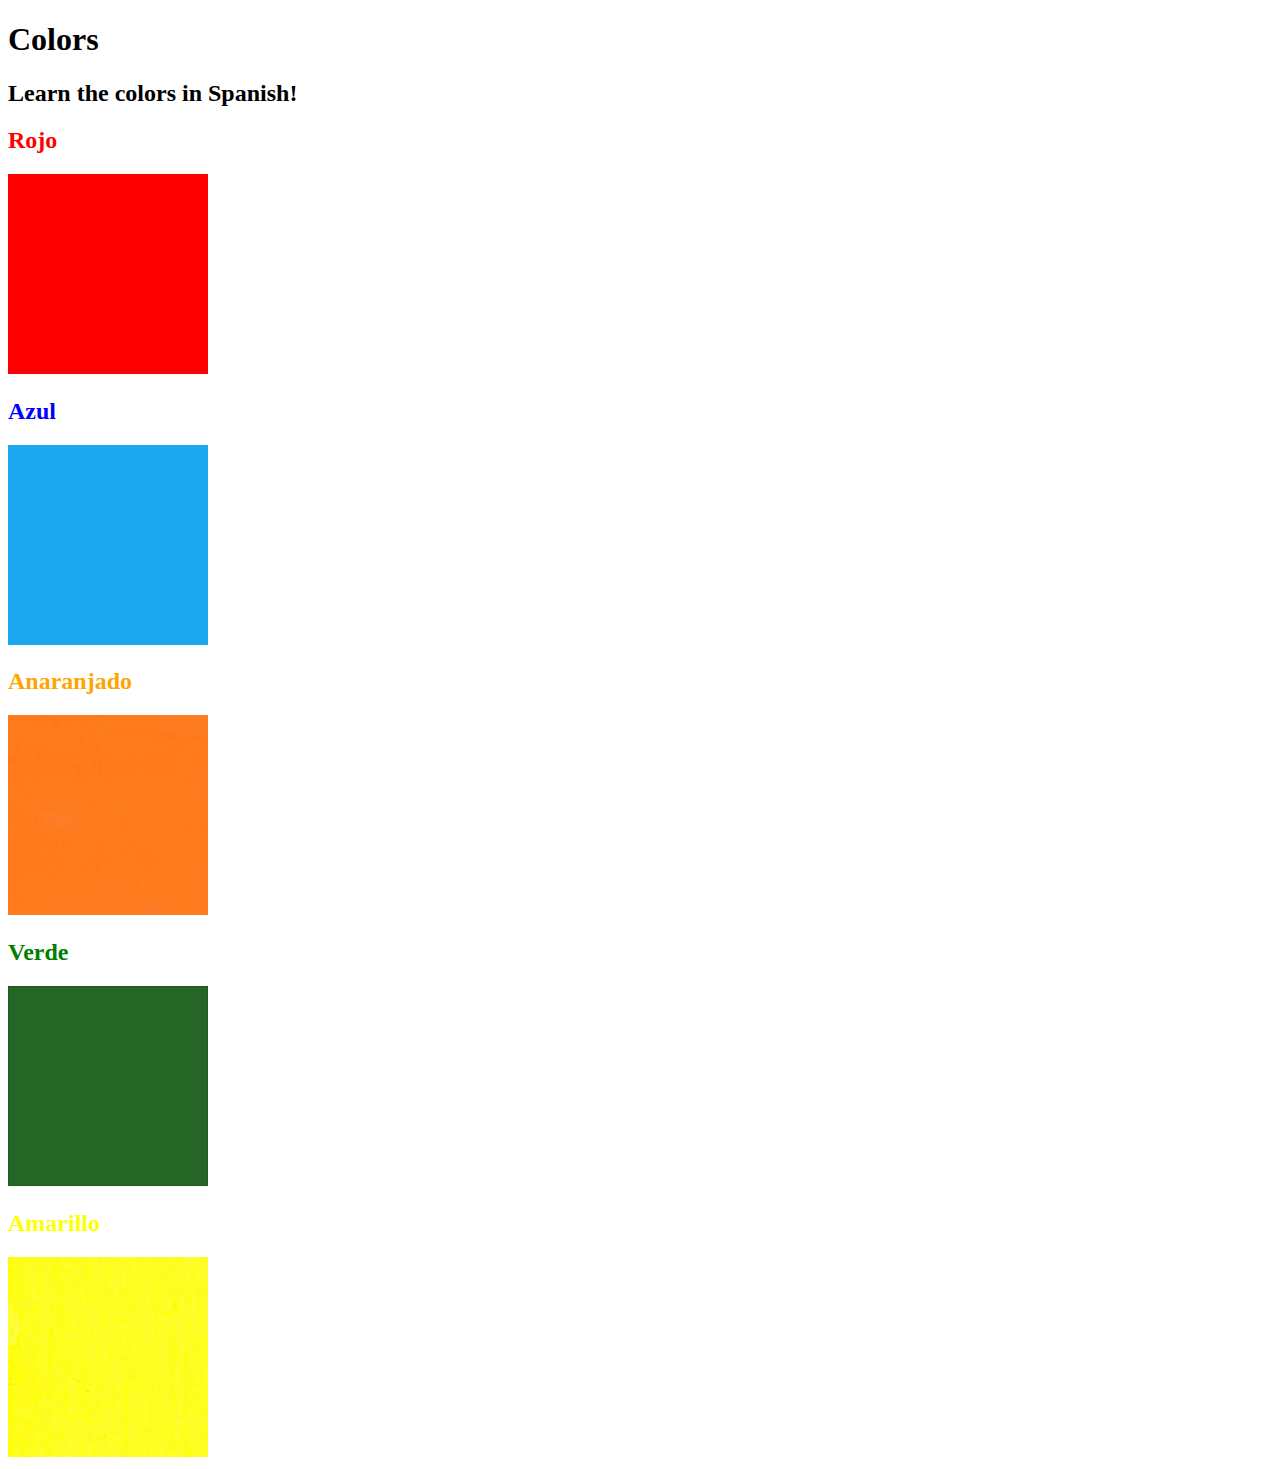
<file: 5.4+Color+Vocab+Project/index.html>
<!DOCTYPE html>
<html lang="en">
  <head>
    <meta charset="UTF-8" />
    <title>Spanish Vocabulary</title>
    <link rel="stylesheet" href="./style.css" />
  </head>

  <body>
    <h1>Colors</h1>
    <h2>Learn the colors in Spanish!</h2>
    <h2 class="color-title" id="red">Rojo</h2>
    <img src="./assets/images/red.png" alt="red" />

    <h2 class="color-title" id="blue">Azul</h2>
    <img src="./assets/images/blue.png" alt="blue" />

    <h2 class="color-title" id="orange">Anaranjado</h2>
    <img src="./assets/images/orange.png" alt="orange" />

    <h2 class="color-title" id="green">Verde</h2>
    <img src="./assets/images/green.png" alt="green" />

    <h2 class="color-title" id="yellow">Amarillo</h2>
    <img src="./assets/images/yellow.png" alt="yellow" />
  </body>
</html>

<!-- 
TODOs
IMPORTANT: You should not need to make ANY CHANGES to index.html
All code should be written in your CSS file.

1. Create a CSS file and incorporate it as an external stylesheet.
2. Use CSS to style each of the color titles to meaning. 
Hint: Use the id to help if you don't know the words in spanish.
3. Use CSS to change all the color titles to have "font-weight: normal;"
4. Use CSS (not HTML) to make all the images 200px heigh and 200px wide. 
Hint: 
https://developer.mozilla.org/en-US/docs/Web/CSS/height
https://developer.mozilla.org/en-US/docs/Web/CSS/width
-->
</file>
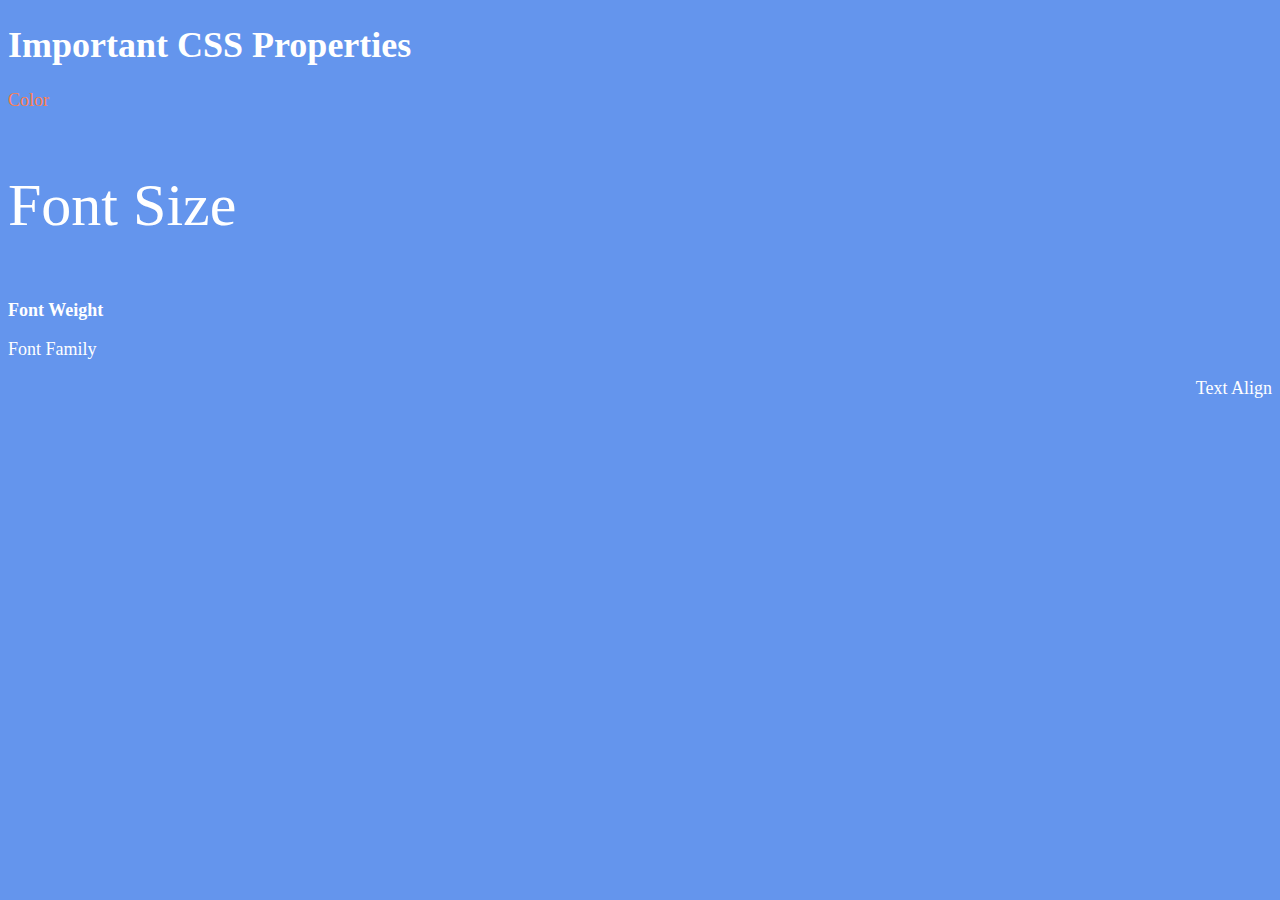
<file: 6.1+Font+Properties/index.html>
<!DOCTYPE html>
<html lang="en">

<head>
  <meta charset="UTF-8">
  <title>CSS Properties</title>
  <style>
    body {
      background-color: cornflowerblue;
      color: white;
      font-size: 18px;
    }

    /* Don't change the CSS above, add Your CSS below */
    #pixel {
        font-size: 20px;
        
      }

      #point {
        font-size: 20pt;
      }

      #em {
        font-size: 1em;
      }

      #rem {
        font-size: 1rem;
      }

      footer {
        font-size: 12pt;
      }

      html {
        font-size: xx-large;
      }

      #one {
        color: coral;
      }
      #two {
        font-size: 2rem; /* 2X the root font size */
      }
      #three {
        font-weight: 900; /* Bold */
      }
      #four {
        font-family: 'Caveat', cursive; 
        font-weight: 400; /* Regular weight */
      }
      #five {
        text-align: right; /* Right align */   
      }

      html {
        font-size: 30px; /* Change root font size */
      }
    
  </style>
</head>

<body>
  <h1>Important CSS Properties</h1>
  <p id = "one">Color</p>
  <p id = "two">Font Size</p>
  <p id = "three">Font Weight</p>
  <p id = "four">Font Family</p>
  <p id = "five">Text Align</p>

  <!-- TODOs
  1. Change the color of <p>Color</p> to "coral" color.
    }
  2. Change the font size of <p>Font Size</p> to 2X the size of the root font size.
  3. Change the font weight of <p>Font Weight</p> to 900.
  4. Change the font family of <p>Font Family</p> to the Google font Caveat with regular (400) font weight.
  Link: https://fonts.google.com/specimen/Caveat
  5. Change the <p>Text Align</p> to right align.
  6. Change the the root (html element) font size to 30px -->
</body>

</html>
</file>
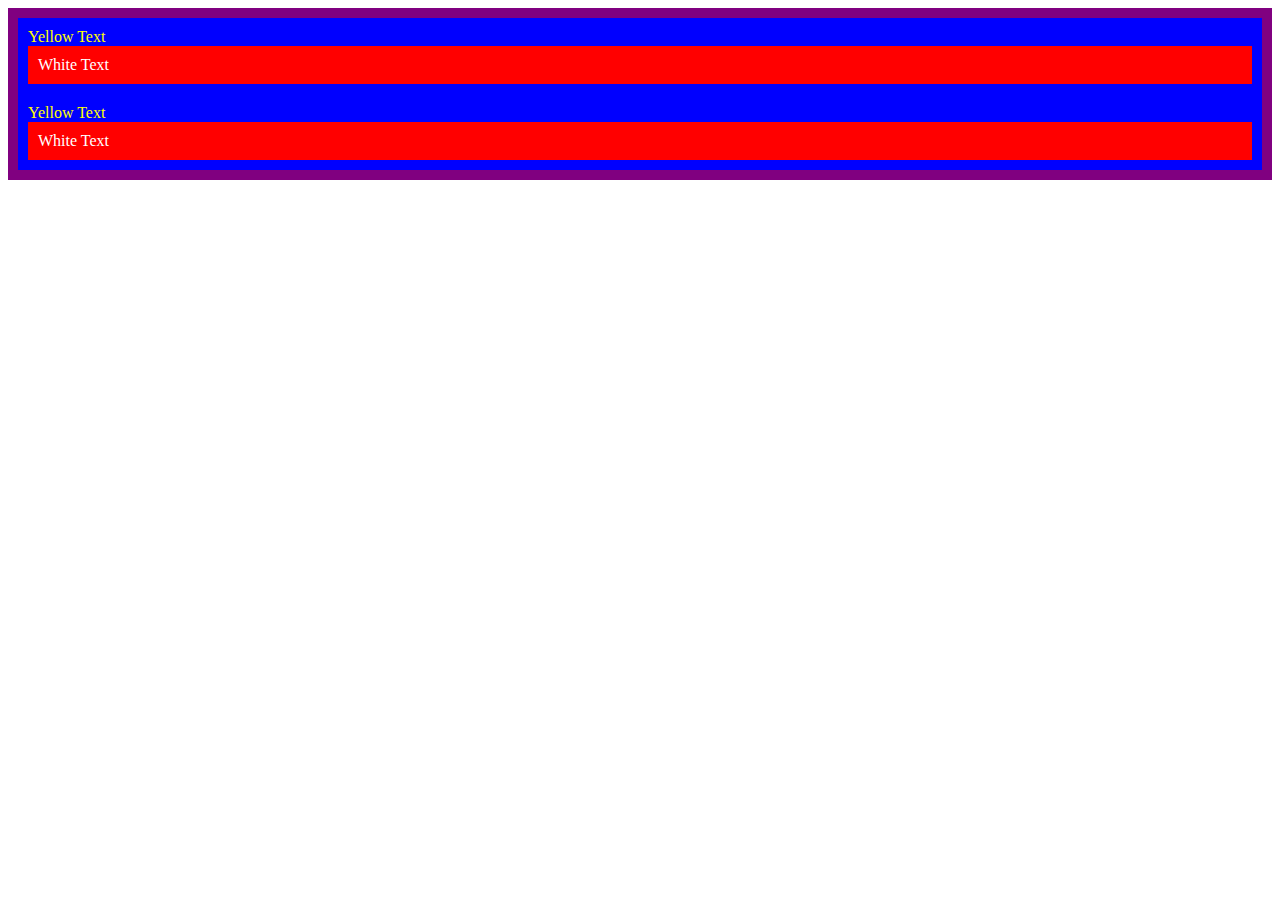
<file: 7.0+CSS+Cascade/index.html>
<!DOCTYPE html>
<html lang="en">

<head>
  <meta charset="UTF-8">
  <title>CSS Cascade</title>
  <link rel="stylesheet" href="./style.css">
</head>

<body>
  <div id="outer-box" class="box">
    <div class="box">
      <p>Yellow Text</p>
      <div class="box inner-box">
        <p class="white-text">White Text</p>
      </div>
    </div>
    <div class="box">
      <p>Yellow Text</p>
      <div class="box inner-box">
        <p class="white-text">White Text</p>
      </div>
    </div>
  </div>
</body>

</html>
</file>
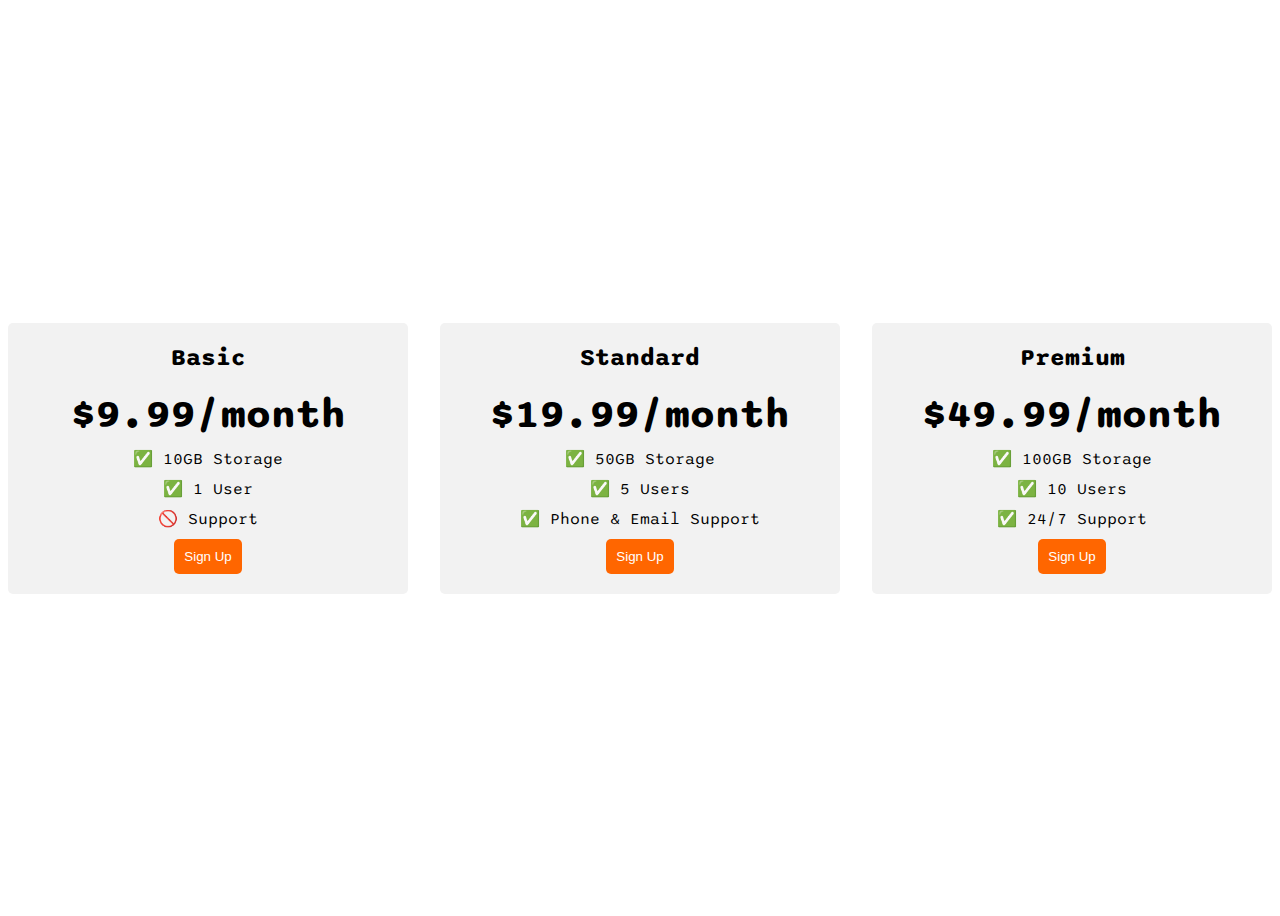
<file: 9.4+Flexbox+Pricing+Table+Project/index.html>
<!DOCTYPE html>
<html>
  <head>
    <title>Flexbox Pricing Table</title>
    <link rel="preconnect" href="https://fonts.googleapis.com" />
    <link rel="preconnect" href="https://fonts.gstatic.com" crossorigin />
    <link
      href="https://fonts.googleapis.com/css2?family=Sono:wght@400;700&display=swap"
      rel="stylesheet"
    />
    <style>
      body {
        font-family: "Sono", sans-serif;
      }
      .pricing-container{
        display: flex;
        gap: 2rem;
        justify-content: center;
        align-items: center;
        height:100vh;
      }

      .pricing-plan{
          flex: 1 ;
          max-width: 400px;
          padding: 20px;
          background-color: #f2f2f2;
          border-radius: 5px;
          text-align: center;
      }

      .plan-title {
        font-size: 24px;
        font-weight: 700;
        margin-bottom: 19px;
      }
      .plan-price {
        font-size: 40px;
        font-weight: 700;
        margin-bottom: 10px;
      }

      .plan-features {
        list-style: none;
        padding: 0;
        margin:0;
      }

      .plan-features > li {
        margin-bottom: 10px;
        
      }

      .plan-button{
        padding: 10px;
        background-color: #ff6600;
        border-radius: 5px ;
        color: white;
        border: none;
      }



      /* Hint: What can you do with a media query and flexbox? */
      @media (max-width: 1250px) {
        .pricing-container {
          flex-direction: column;
          height: auto;
        }
      }
    </style>
  </head>

  <body>
    <div class="pricing-container">
      <div class="pricing-plan">
        <div class="plan-title">Basic</div>
        <div class="plan-price">$9.99/month</div>
        <ul class="plan-features">
          <li>✅ 10GB Storage</li>
          <li>✅ 1 User</li>
          <li>🚫 Support</li>
        </ul>
        <button class="plan-button">Sign Up</button>
      </div>
      <div class="pricing-plan">
        <div class="plan-title">Standard</div>
        <div class="plan-price">$19.99/month</div>
        <ul class="plan-features">
          <li>✅ 50GB Storage</li>
          <li>✅ 5 Users</li>
          <li>✅ Phone &amp; Email Support</li>
        </ul>
        <button class="plan-button">Sign Up</button>
      </div>
      <div class="pricing-plan">
        <div class="plan-title">Premium</div>
        <div class="plan-price">$49.99/month</div>
        <ul class="plan-features">
          <li>✅ 100GB Storage</li>
          <li>✅ 10 Users</li>
          <li>✅ 24/7 Support</li>
        </ul>
        <button class="plan-button">Sign Up</button>
      </div>
    </div>
  </body>
</html>
</file>
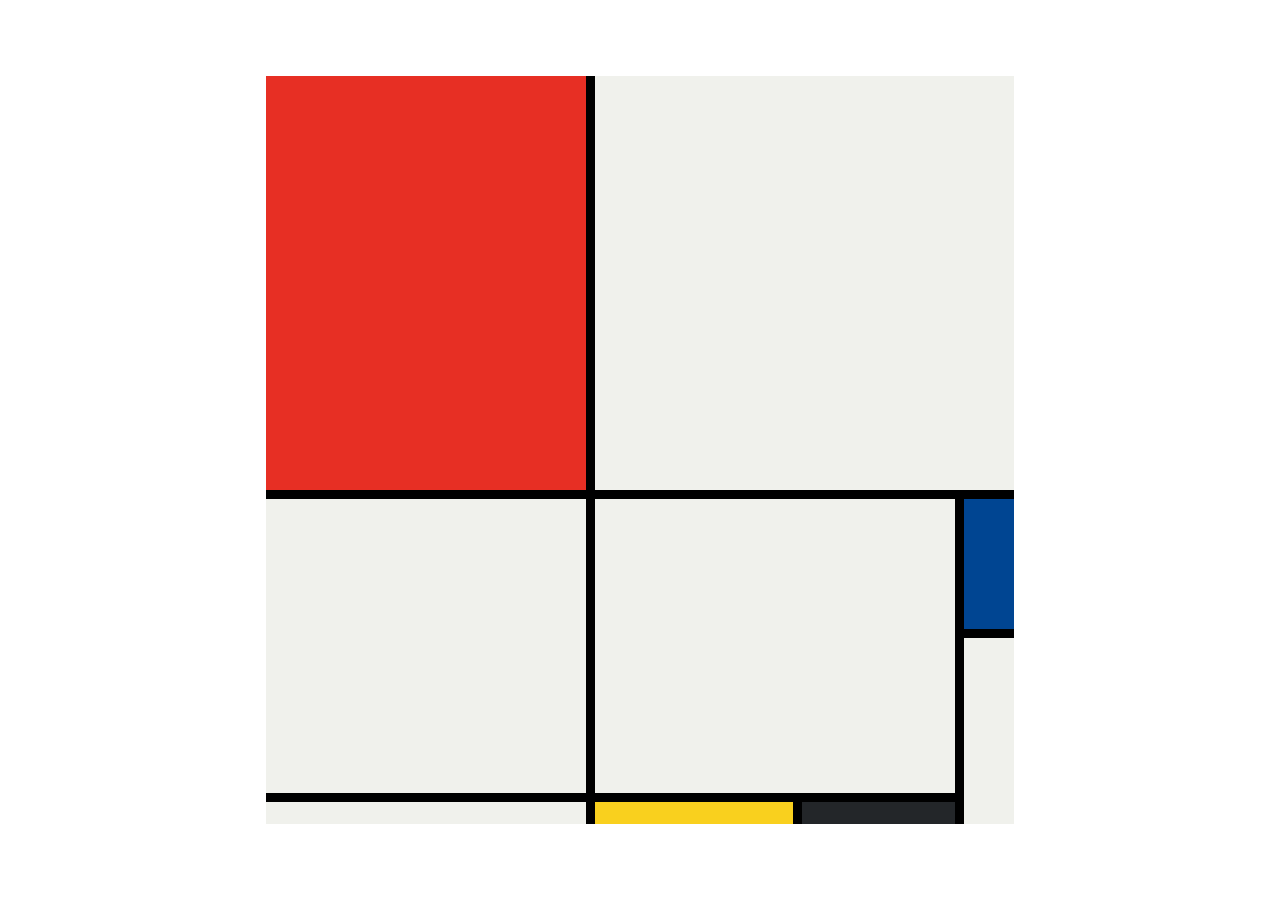
<file: 10.3+Mondrian+Project/10.3 Mondrian Project/index.html>
<!DOCTYPE html>
<html lang="en">

<head>
  <meta charset="UTF-8">
  <meta name="viewport" content="width=device-width, initial-scale=1.0">
  <title>Mondrian Project</title>
  <style>
    /* 
    Write your CSS here 
    Gap Colour: #000
    White: #F0F1EC
    Red: #E72F24
    Black: #232629
    Blue: #004592
    Yellow: #F9D01E

    For dimensions, see dimensions.png image.
    HINT: Remember you can't change the properties of grid lines.
    But grid lines are transparent!
    */
    body {
      margin: 0;
      padding: 0;
      height: 100vh;
      justify-content: center;
      align-content: center;
      display: grid;
    }
    .container {
      display: grid;
      height: 748px;
      gap: 9px;
      grid-template-columns: 320px 198px 153px 50px;
      grid-template-rows: 414px 130px 155px 22px;
      width: 748px;
      background-color: #000;
    }
    .item {
      background-color: #F0F1EC;
    }

    .red {
      background-color: #E72F24;
    }

    .white1 {
      background-color: #F0F1EC;
      grid-column: span 3;
    }
    
    .white2 {
      grid-row-start: 2;
      grid-row-end: 4;
    
    }

    .white3 {
      grid-area: 2 / 2 / 4 / 4;
    }


    .black {
      background-color: #232629;
      
    }

    .blue {
      background-color: #004592;
      border-bottom: 10 px;
    }

    .white4 {
        grid-row-start: 3;
        grid-row-end: -1;
    }


    .yellow {
      background-color: #F9D01E;
      
    } 
      
  </style>
</head>

<body>
  <!-- Write your HTML here -->
   <div class="container">
    <div class="item red"></div>
    <div class="item white1"></div>
    <div class="item white2"></div>
    <div class ="item white3"></div>

    <div class="item blue"></div>
    <div class="item white4"></div>

    <div class="item"></div>
    <div class="item yellow"></div>
    <div class="item black"></div>
   </div>
</body>

</html>
</file>
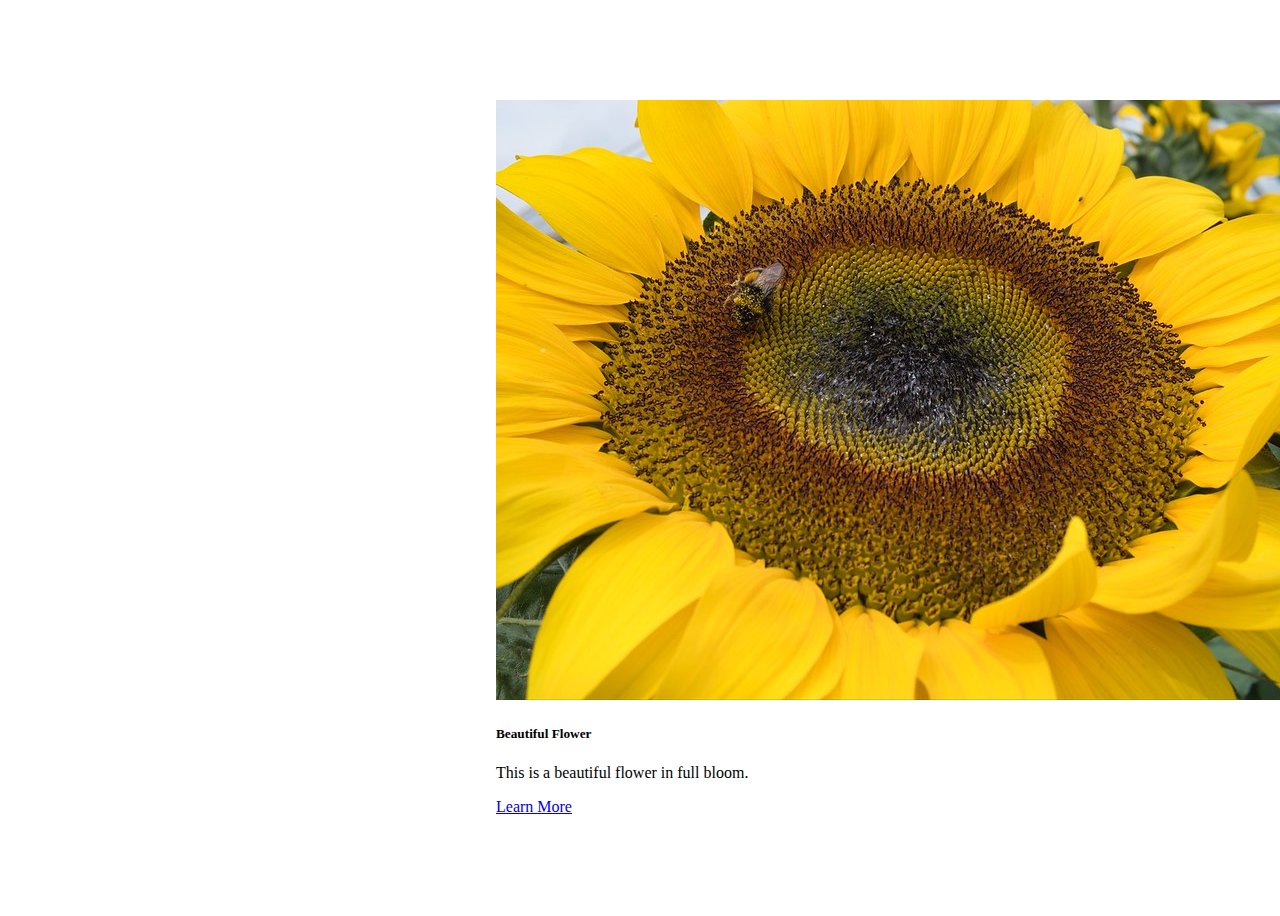
<file: 11.0+Bootstrap+Intro/11.0 Bootstrap Intro/index.html>
<!doctype html>
<html lang="en">

<head>
  <meta charset="utf-8">
  <meta name="viewport" content="width=device-width, initial-scale=1">
  <title>Bootstrap</title>
  <!-- TODO 1: Add the Bootstrap link here. -->
   <link href="https://cdn.jsdelivr.net/npm/bootstrap@5.3.8/dist/css/bootstrap.min.css" rel="stylesheet" integrity="sha384-sRIl4kxILFvY47J16cr9ZwB07vP4J8+LH7qKQnuqkuIAvNWLzeN8tE5YBujZqJLB" crossorigin="anonymous">
  <style>
    /* TODO 4: Use flexbox to center the card in the vertical and horizontal center. */
    .flex-container {
      display: flex;
      justify-content: center;
      align-items: center;
      min-height: 100vh;
    }
  </style>
</head>

<body>
  <div class="flex-container">
    <!-- TODO 2: Add the Bootstrap Prebuilt Card here -->
    <div class="card" style="width: 18rem;">
      <img src="flower.jpg" class="card-img-top" alt="Flower">
      <div class="card-body">
        <h5 class="card-title">Beautiful Flower</h5>
        <p class="card-text">This is a beautiful flower in full bloom.</p>
        <a href="#" class="btn btn-primary">Learn More</a>
      </div>
    </div>
    <!-- TODO 3: Change the image src to display the flower.jpg image. -->
  </div>
</body>

</html>
</file>
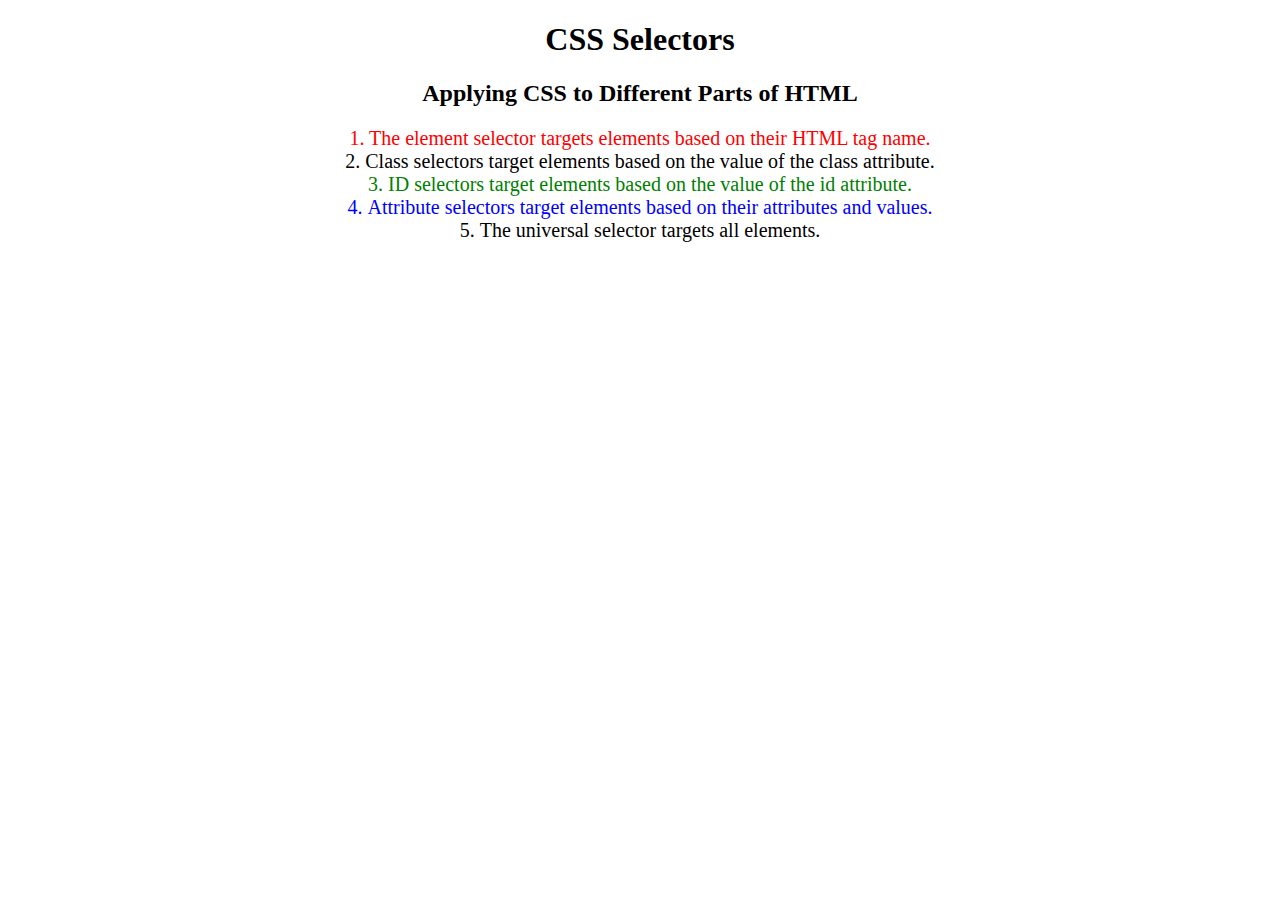
<file: 5.3+CSS+Selectors/5.3 CSS Selectors/index.html>
<!DOCTYPE html>
<html lang="en">

<head>
  <meta charset="UTF-8">
  <title>CSS Selectors</title>
  <link rel="stylesheet" href="./style.css" />
</head>

<body>
  <h1>CSS Selectors</h1>
  <h2>Applying CSS to Different Parts of HTML</h2>
  <!-- TODO 1: Set the CSS for all paragraph tags to "color: red" -->
  <p class="note">1. The element selector targets elements based on their HTML tag name.</p>

  <ol>
    <!-- TODO 2: Set the CSS for all elements with a class of "note" to "font-size: 20px" -->
    <li class="note" value="2">Class selectors target elements based on the value of the class attribute.</li>

    <!-- TODO 3: Set the CSS for the element with an id of "id-selector-demo" to "color: green" -->
    <li class="note" id="id-selector-demo" value="3">ID selectors target elements based on the value of the id
      attribute.</li>

    <!-- TODO 4: Set the CSS for the li elements that have the "value" attribute set to "4" to have "color: blue" -->
    <li class="note" value="4">Attribute selectors target elements based on their attributes and values.</li>

    <!-- TODO 5: Set all elements to have "text-align: center" -->
    <li class="note" value="5">The universal selector targets all elements.</li>
  </ol>
</body>

</html>
</file>
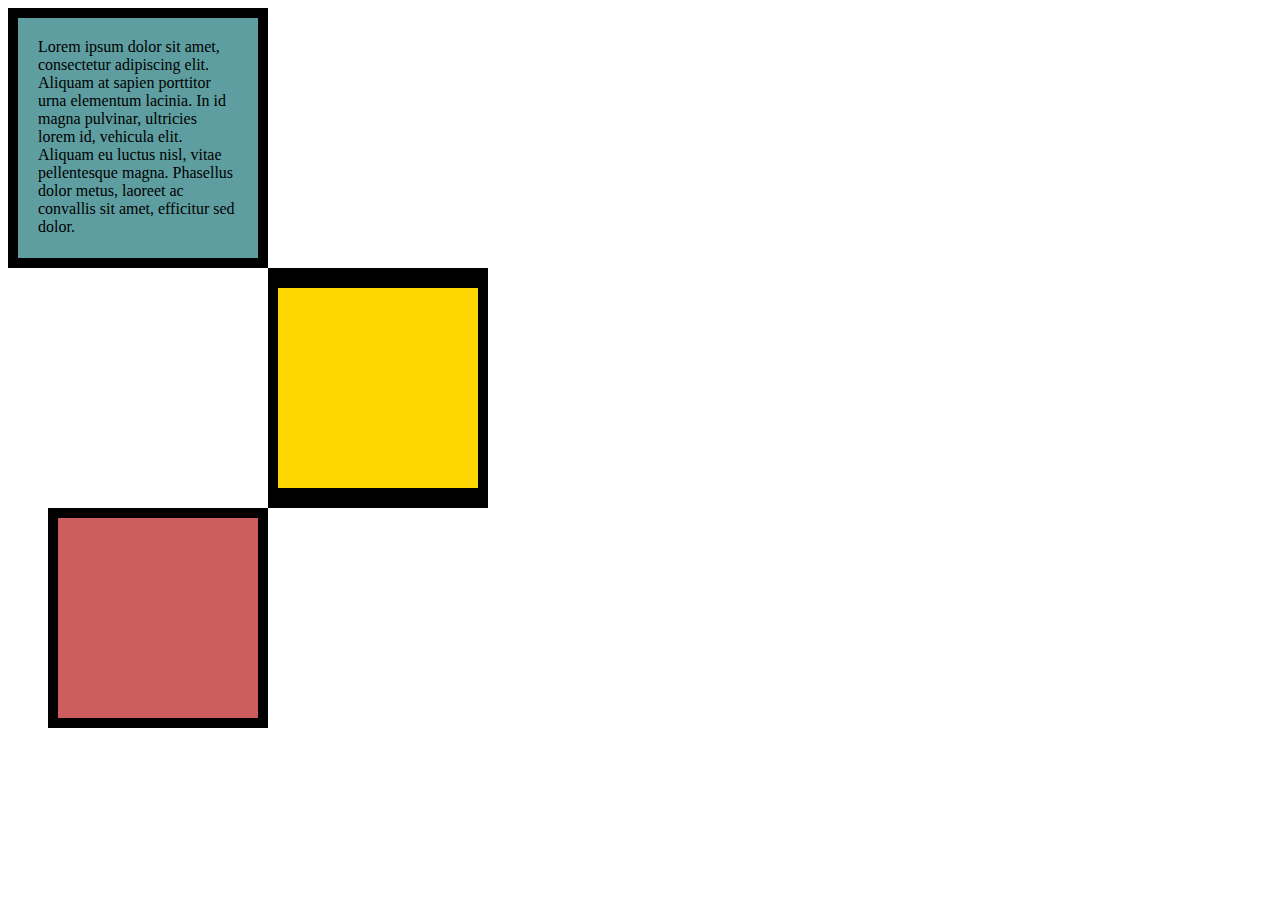
<file: 6.3+CSS+Box+Model/6.3 CSS Box Model/index.html>
<!DOCTYPE html>
<html lang="en">

<head>
  <meta charset="UTF-8">
  <title>CSS Box Model</title>
  <style>
    /* Write your CSS code here */
    #one{
      height:200px;
      width:200px;
      background-color: cadetblue;
      padding: 20px;
      border: 10px solid black;
      
    }
      p{
        margin: 0;
      }
    #two{
      height: 200px;
      width: 200px;
      background-color: gold;
      border-top: 20px solid black;
      border-bottom: 20px solid black;
      border-left: 10px solid black;
      border-right: 10px solid black;
      margin-left:260px;
    }
    #three{
      height: 200px;
      width: 200px;
      background-color: indianred;
      border: 10px solid black;
      margin-left:40px;
      
    }
  </style>
</head>

<body>
<div id = "one"> 
  
  <p>
    Lorem ipsum dolor sit amet, consectetur adipiscing elit. Aliquam at sapien porttitor urna elementum lacinia. In
    id magna pulvinar, ultricies lorem id, vehicula elit. Aliquam eu luctus nisl, vitae pellentesque magna. Phasellus
    dolor metus, laoreet ac convallis sit amet, efficitur sed dolor.

  </p>
</div>
<div id = "two"> 
  </div>
<div id ="three"> </div>

  <!-- TODOs:
1. Create 3 Boxes using the div element.
2. Set their sizes to 200px heigh by 200px wide.
3. Set different background colors for each of the boxes (I used cadetblue, gold and indianred).
4. Add a paragraph <p> element into the first div and add the following words:
    Lorem ipsum dolor sit amet, consectetur adipiscing elit. Aliquam at sapien porttitor urna elementum lacinia. In
    id magna pulvinar, ultricies lorem id, vehicula elit. Aliquam eu luctus nisl, vitae pellentesque magna. Phasellus
    dolor metus, laoreet ac convallis sit amet, efficitur sed dolor.
5. Set the 1st div to have 20px padding all around with a black 10px border.
6. Fix the style of the <p> element to remove all margins.
Hint: Use the CSS inspector in Chrome.
7. Set the 2nd div to have a 20px border on top and bottom and 10px border left and right. (See goal image)
8. Set the 3rd div to have a 10px border 
9. Set the margins for the divs so that each box corner touches the other. (See the goal image)
-->

</body>

</html>
</file>
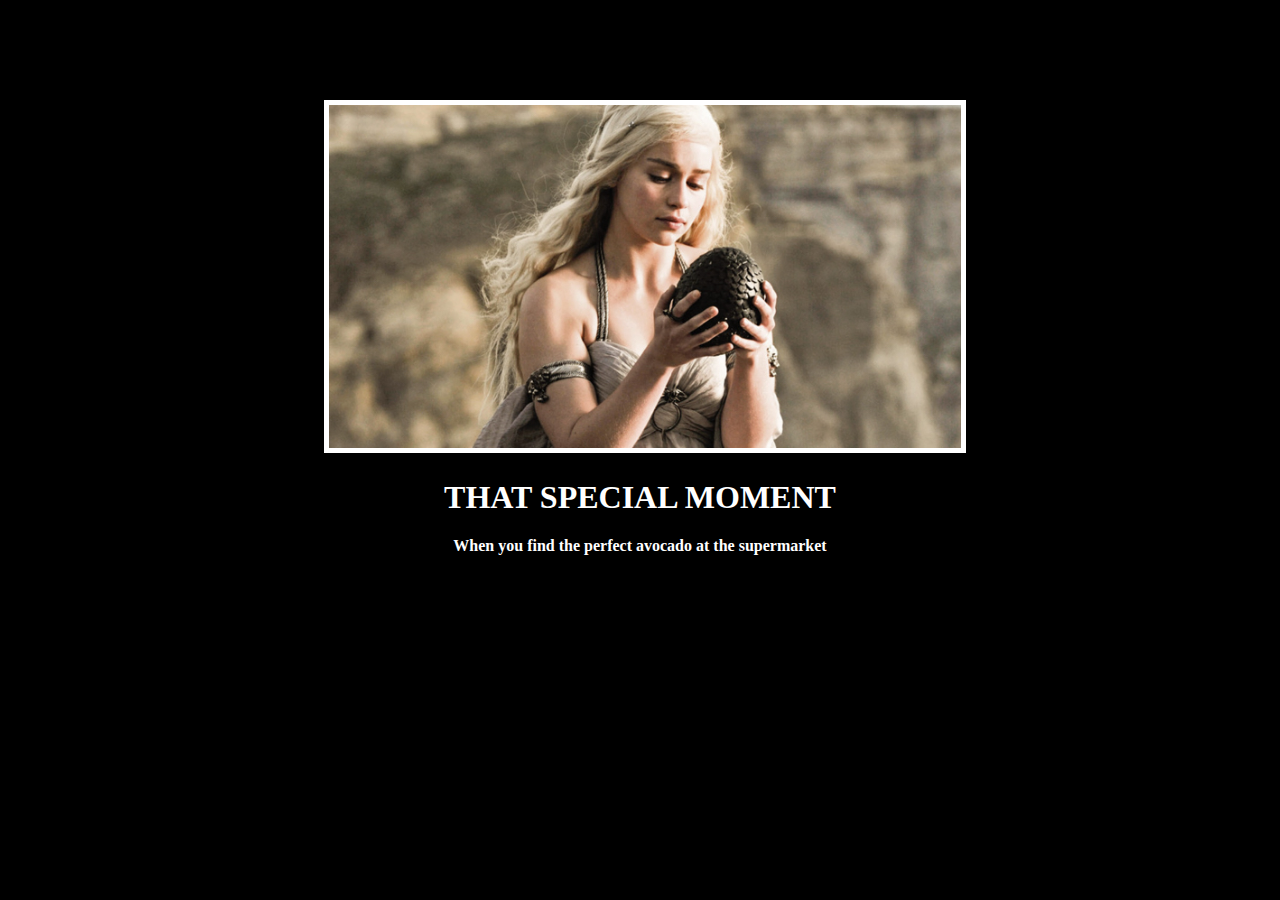
<file: 6.4+Motivation+Meme+Project/6.4 Motivation Meme Project/index.html>
<!-- 
  TODO: Create a motivational post website.
Style it how ever you like. 
Look at the goal image for inspiration.
But it must have the following features:
1. The main h1 text should be using the Regular Libre Baskerville Font from Google Fonts:
  https://fonts.google.com/specimen/Libre+Baskerville
2. The text should be white and background black.
3. Add your own image into the images folder inside assets. It should have a 5px white border.
4. The text should be center aligned.
5. Create a div to contain the h1, p and img elements. Adjust the margins so that the image and text are centered on the page. 
  Hint: You horizontally center a div by giving it a width of 50% and a margin-left of 25%.
  Hint: Set the image to have a width of 100% so it fills the div. 
6. Read about the text-transform property on MDN docs to make the h1 uppercase with CSS.
  https://developer.mozilla.org/en-US/docs/Web/CSS/text-transform 
-->
  <!DOCTYPE html>
  <html lang="en">
  <head>
    <meta charset="UTF-8">
    <meta name="viewport" content="width=device-width, initial-scale=1.0">
    <link rel="stylesheet" href="./style.css">
    <title>Document</title>
  </head>
  <body>
    <center
    <div class="poster">
        <img src="./assets/images/poster.jpeg" alt="nature img">
        <h1>THAT SPECIAL MOMENT</h1>
        <h4>When you find the perfect avocado at the supermarket</h4>
       
    </div>
    
  </center>
  </body>
  </html>
</file>
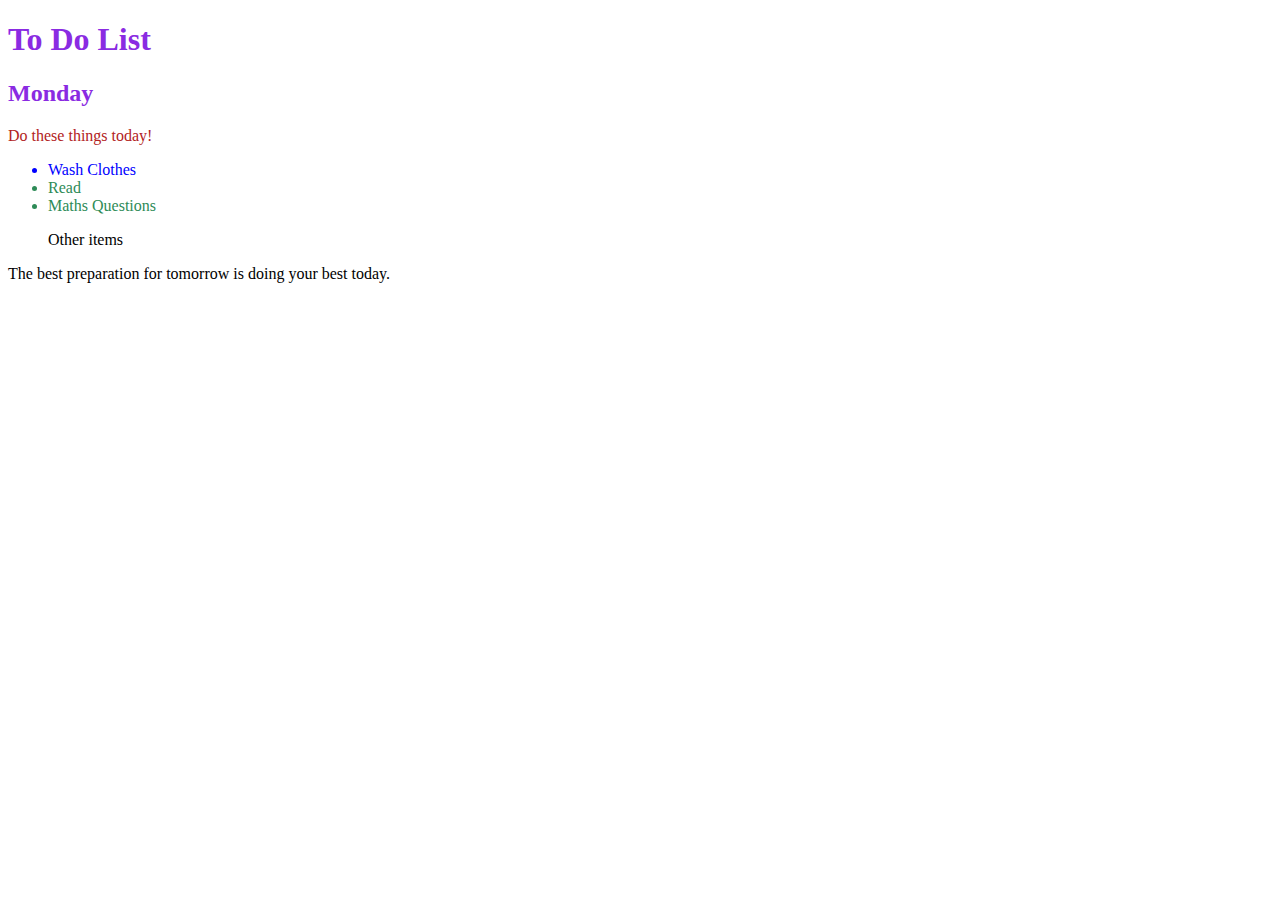
<file: 7.1+Combining+Selectors/7.1 Combining Selectors/index.html>
<!DOCTYPE html>
<html lang="en">

<head>
  <meta charset="UTF-8">
  <title>Combining CSS Selectors</title>
  <link rel="stylesheet" href="./style.css">
</head>

<!-- Don't change any of the HTML code! -->

<body>
  <h1>To Do List</h1>
  <h2>Monday</h2>
  <div class="box">
    <p class="done">Do these things today!</p>
    <ul class="list">
      <li>Wash Clothes</li>
      <li class="done">Read</li>
      <li class="done">Maths Questions</li>
    </ul>
  </div>

  <ul>
    <p class="done">Other items</p>
  </ul>
  <p>The best preparation for tomorrow is doing your best today.</p>

</body>

</html>
</file>
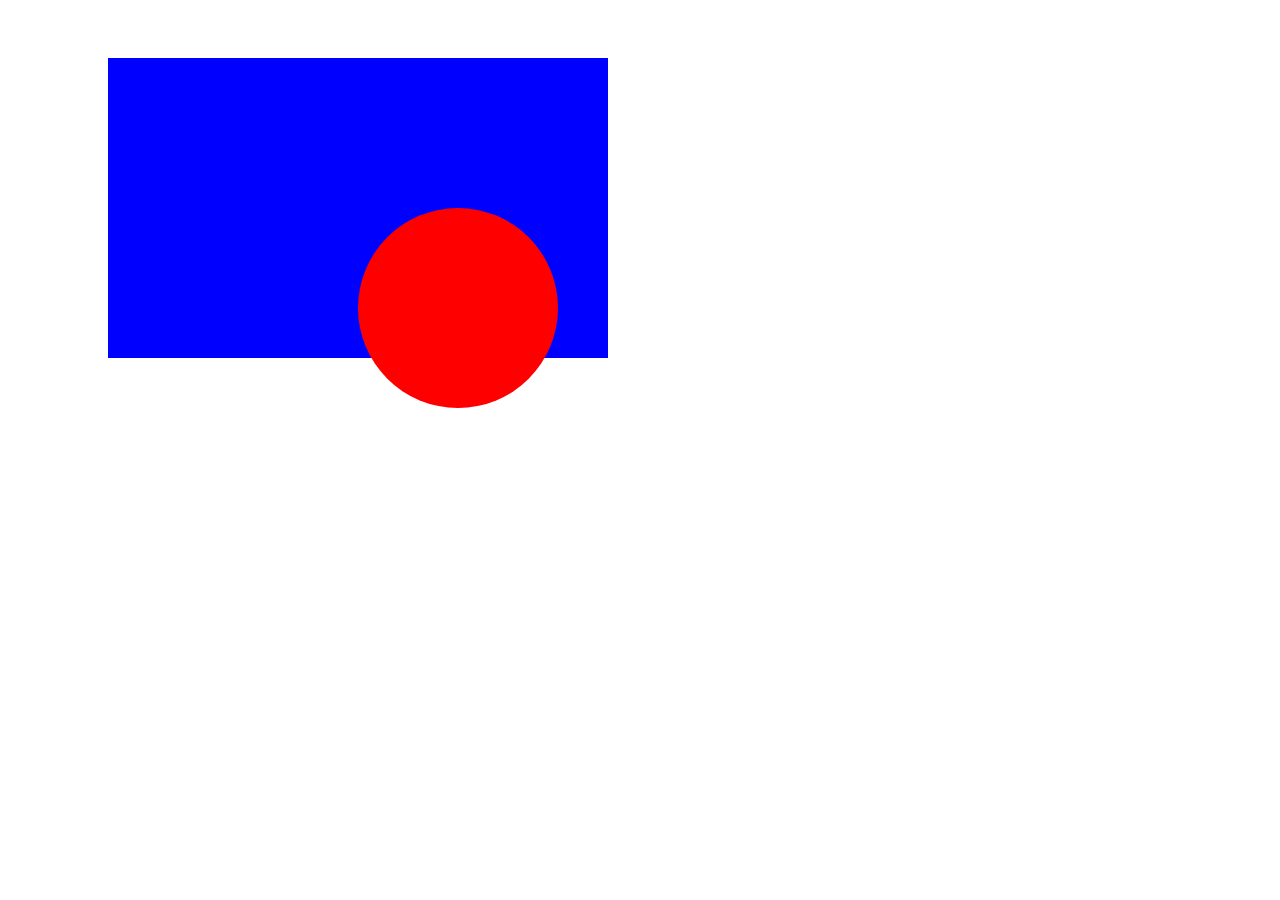
<file: 7.2+CSS+Positioning/7.2 CSS Positioning/index.html>
<!DOCTYPE html>
<html>

<head>
  <title>CSS Positioning Exercise</title>
  <style>
    /* Write your code here */
    .blue-box{
        width: 500px;
        height: 300px;
        background-color: blue;
        position: relative;
        top: 50px;
        left: 100px;
    }

    .red-circle{
      border-radius: 50%;
      width: 200px;
      height: 200px;
      background-color: red;
      top:150px;
      left: 250px;
      position: absolute;
      
    }
  </style>
</head>

<body>
  <div class="blue-box">
    <div class="red-circle">
    </div>
  </div>

</body>

</html>
</file>
<file: css/style.css>
.gradient-background {
  background: linear-gradient(300deg, #00bfff, #ff4c68, #ef8172);
  background-size: 180% 180%;
  animation: gradient-animation 18s ease infinite;
}

@keyframes gradient-animation {
  0% {
    background-position: 0% 50%;
  }
  50% {
    background-position: 100% 50%;
  }
  100% {
    background-position: 0% 50%;
  }
}

.icon-square {
    width: 3rem;
    height: 3rem;
    border-radius: 0.75rem;
}
</file>
<file: 11.2 Bootstrap Components/style.css>
.feature-icon {
    width: 50px;
    height: 50px;
    margin-right: 15px;
}
</file>
<file: 5.4+Color+Vocab+Project/style.css>
#red{
    color:red;
}

#blue{
    color:blue;
}

#orange{
    color:orange;
}

#green{
    color:green;
}

#yellow{
    color:yellow;
}

.color-titles{
    font-weight:normal;
}

img{
    height: 200px;
    width: 200px;
}
</file>
<file: 7.0+CSS+Cascade/style.css>
/* Don't change the existing CSS. */

.box {
  background-color: blue;
  padding: 10px;
  
}

p {
  color: yellow;
  margin: 0;
  padding: 0;
}

.white-text {
  color: white;
  
}
#outer-box {
  background-color: purple;
  
}
.inner-box {
  background-color: red;
  
}
</file>
<file: 5.3+CSS+Selectors/5.3 CSS Selectors/style.css>
ol {
  margin-left: -40px;
  margin-top: -20px;
  list-style-position: inside;
}

/* Write your CSS below, don't change the rules above. */
/* Write your CSS below, don't change the rules above. */

/* TODO 1: Set the CSS for all paragraph tags to "color: red;" */
p {
  color: red;
}

/* TODO 2: Set the CSS for all elements with a class of "note" to "font-size: 20px;" */
.note {
  font-size: 20px;
}

/* TODO 3: Set the CSS for the element with an id of "id-selector-demo" to "color: green;" */
#id-selector-demo {
  color: green;
}

/* TODO 4: Set the CSS for the li elements that have the "value" attribute set to "4" to have "color: blue;" */
li[value="4"] {
  color: blue;
}

/* TODO 5: Set all elements to have "font-family: sans-serif;" */
* {
  text-align: center;
}
</file>
<file: 6.4+Motivation+Meme+Project/6.4 Motivation Meme Project/style.css>
body {
    background-color:black;
    color: white;
}

.poster {
    width: 50%;
    background-color: black;
    margin-left: 25%;
    margin-top: 100px;
    text-align: center;
}

img {
    border: 5px solid white;
    
    width: 100%;
}

h1 {
    font-family: 'Libre Baskerville', serif;
    text-transform: uppercase;
}
</file>
<file: 7.1+Combining+Selectors/7.1 Combining Selectors/style.css>
h1, h2{
    color:blueviolet;
}

.box > p{
    
    color:firebrick; 
}

.box{
    ul > li{
        color:blue;
    }
}

.box li.done {
    color: seagreen; 
ul p.done{
    font-size: 0.5rem;;
}
</file>
